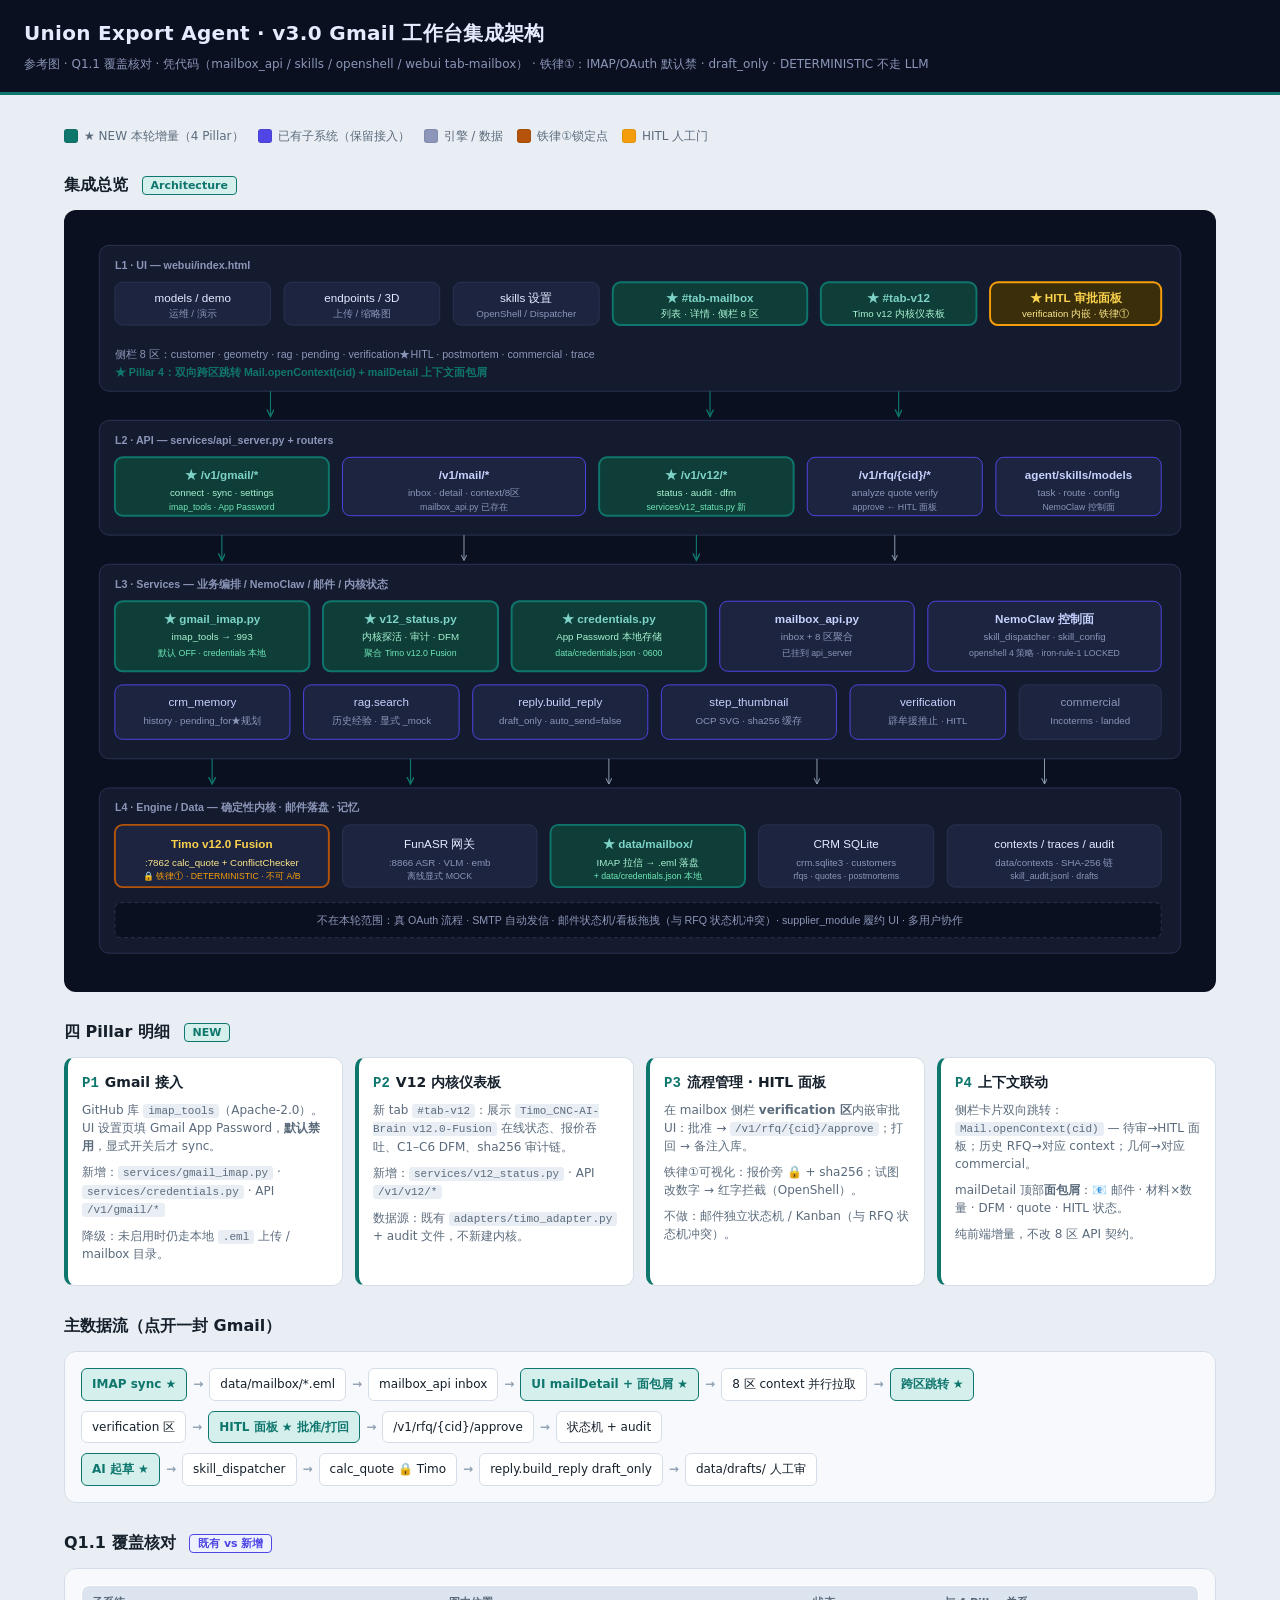
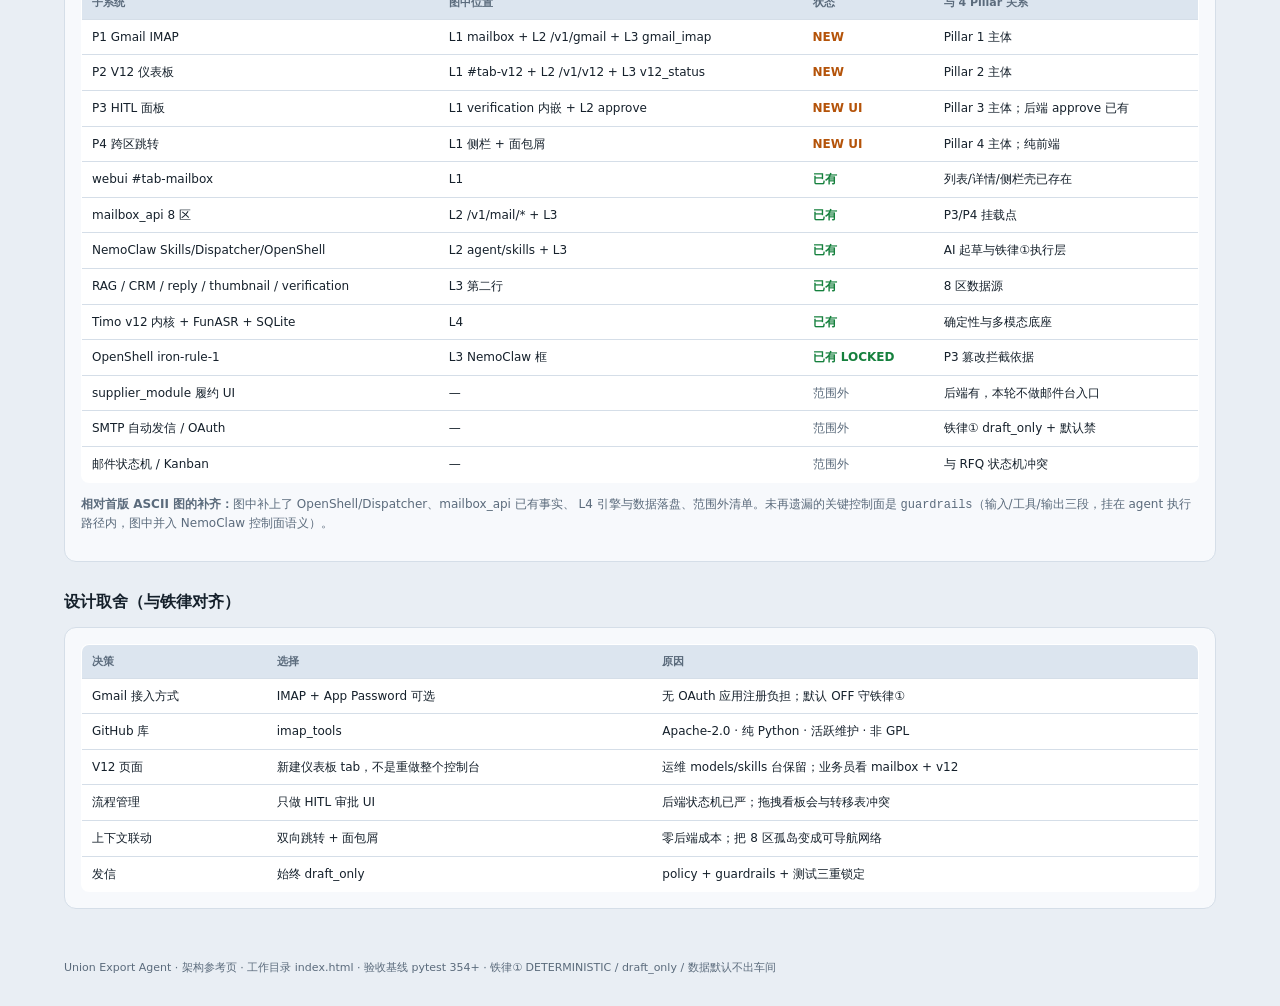
<file: docs/v3-gmail-architecture-backup.html>
<!DOCTYPE html>
<html lang="zh-CN">
<head>
<meta charset="UTF-8"/>
<meta name="viewport" content="width=device-width, initial-scale=1.0"/>
<title>Union Export Agent · v3.0 Gmail 工作台集成架构</title>
<style>
  :root{
    --ink:#0B1020; --ink2:#151B2E; --panel:#1C2440; --line:#2A3352;
    --tx:#E6EBFF; --mut:#8B96B8;
    --paper:#E9EEF4; --paper2:#F7F9FC; --steel:#D5DEE8; --rule:#8FA0B3;
    --acc:#0F766E; --acc-soft:#D5F0EC;          /* NEW */
    --admin:#4F46E5; --admin-soft:#EEF2FF;      /* existing console */
    --ok:#22C55E; --hitl:#F59E0B; --block:#EF4444;
    --lock:#B45309;
  }
  *{box-sizing:border-box}
  body{
    margin:0; background:var(--paper); color:#15202B;
    font:14px/1.55 "Segoe UI","PingFang SC","Microsoft YaHei",system-ui,sans-serif;
  }
  header{
    background:var(--ink); color:var(--tx); padding:18px 24px;
    border-bottom:3px solid var(--acc);
  }
  header h1{margin:0;font-size:20px;letter-spacing:.3px}
  header .sub{color:var(--mut);font-size:12px;margin-top:6px}
  main{max-width:1200px;margin:0 auto;padding:24px}
  h2{font-size:16px;margin:28px 0 12px;color:#15202B}
  h2 .tag{font-size:11px;font-weight:600;padding:2px 8px;border-radius:4px;margin-left:8px;vertical-align:middle}
  h2 .tag.new{background:var(--acc-soft);color:var(--acc);border:1px solid var(--acc)}
  h2 .tag.ex{background:var(--admin-soft);color:var(--admin);border:1px solid var(--admin)}
  .card{
    background:var(--paper2);border:1px solid var(--steel);border-radius:12px;
    padding:16px;margin-bottom:14px;
  }
  .grid4{display:grid;grid-template-columns:repeat(auto-fill,minmax(260px,1fr));gap:12px}
  .pillar{
    background:#fff;border:1px solid var(--steel);border-left:4px solid var(--acc);
    border-radius:10px;padding:14px;
  }
  .pillar h3{margin:0 0 6px;font-size:14px}
  .pillar h3 .pno{color:var(--acc);font-family:Consolas,monospace;margin-right:6px}
  .pillar p{margin:0 0 8px;font-size:12px;color:#5B6B7C;line-height:1.5}
  .pillar code{font-family:Consolas,ui-monospace,monospace;font-size:11px;background:#E9EEF4;padding:1px 5px;border-radius:3px}
  .legend{display:flex;flex-wrap:wrap;gap:14px;font-size:12px;color:#5B6B7C;margin:8px 0 16px}
  .legend span{display:inline-flex;align-items:center;gap:6px}
  .sw{width:14px;height:14px;border-radius:3px;display:inline-block;border:1px solid rgba(0,0,0,.08)}
  .diagram-wrap{
    background:var(--ink);border-radius:12px;padding:12px;overflow:auto;
  }
  .diagram-wrap svg{display:block;width:100%;height:auto;min-width:900px}
  table{width:100%;border-collapse:collapse;font-size:12px;background:#fff;border:1px solid var(--steel);border-radius:8px;overflow:hidden}
  th,td{padding:8px 10px;text-align:left;border-bottom:1px solid var(--steel)}
  th{background:#DCE5EF;color:#5B6B7C;font-weight:600;font-size:11px}
  tr:last-child td{border-bottom:0}
  .ok{color:#15803D;font-weight:600}
  .miss{color:#B45309;font-weight:600}
  .out{color:#5B6B7C}
  .flow{
    display:flex;flex-wrap:wrap;gap:6px;align-items:center;font-size:12px;
  }
  .flow .node{
    background:#fff;border:1px solid var(--steel);border-radius:6px;padding:6px 10px;
  }
  .flow .node.new{border-color:var(--acc);background:var(--acc-soft);color:var(--acc);font-weight:600}
  .flow .arr{color:var(--rule);font-weight:700}
  footer{
    max-width:1200px;margin:0 auto;padding:12px 24px 32px;
    font-size:11px;color:#5B6B7C;
  }
  @media (prefers-reduced-motion: reduce){*{transition:none!important}}
</style>
</head>
<body>
<header>
  <h1>Union Export Agent · v3.0 Gmail 工作台集成架构</h1>
  <div class="sub">
    参考图 · Q1.1 覆盖核对 · 凭代码（mailbox_api / skills / openshell / webui tab-mailbox）
    · 铁律①：IMAP/OAuth 默认禁 · draft_only · DETERMINISTIC 不走 LLM
  </div>
</header>
<main>

  <div class="legend">
    <span><i class="sw" style="background:#0F766E"></i> ★ NEW 本轮增量（4 Pillar）</span>
    <span><i class="sw" style="background:#4F46E5"></i> 已有子系统（保留接入）</span>
    <span><i class="sw" style="background:#8B96B8"></i> 引擎 / 数据</span>
    <span><i class="sw" style="background:#B45309"></i> 铁律①锁定点</span>
    <span><i class="sw" style="background:#F59E0B"></i> HITL 人工门</span>
  </div>

  <h2>集成总览 <span class="tag new">Architecture</span></h2>
  <div class="diagram-wrap" role="img" aria-label="v3.0 Gmail 工作台四层集成架构图">
    <svg viewBox="0 0 1160 780" xmlns="http://www.w3.org/2000/svg" font-family="-apple-system,'PingFang SC','Microsoft YaHei',sans-serif">
      <defs>
        <marker id="arr" markerWidth="8" markerHeight="8" refX="6" refY="3" orient="auto">
          <path d="M0,0 L6,3 L0,6" fill="none" stroke="#8FA0B3" stroke-width="1"/>
        </marker>
        <marker id="arrNew" markerWidth="8" markerHeight="8" refX="6" refY="3" orient="auto">
          <path d="M0,0 L6,3 L0,6" fill="none" stroke="#0F766E" stroke-width="1.2"/>
        </marker>
      </defs>

      <!-- background -->
      <rect width="1160" height="780" fill="#0B1020"/>

      <!-- LAYER 1 UI -->
      <rect x="24" y="24" width="1112" height="150" rx="10" fill="#151B2E" stroke="#2A3352"/>
      <text x="40" y="48" fill="#8B96B8" font-size="11" font-weight="600">L1 · UI — webui/index.html</text>

      <rect x="40" y="62" width="160" height="44" rx="8" fill="#1C2440" stroke="#2A3352"/>
      <text x="120" y="82" fill="#E6EBFF" font-size="12" text-anchor="middle">models / demo</text>
      <text x="120" y="98" fill="#8B96B8" font-size="10" text-anchor="middle">运维 / 演示</text>

      <rect x="214" y="62" width="160" height="44" rx="8" fill="#1C2440" stroke="#2A3352"/>
      <text x="294" y="82" fill="#E6EBFF" font-size="12" text-anchor="middle">endpoints / 3D</text>
      <text x="294" y="98" fill="#8B96B8" font-size="10" text-anchor="middle">上传 / 缩略图</text>

      <rect x="388" y="62" width="150" height="44" rx="8" fill="#1C2440" stroke="#2A3352"/>
      <text x="463" y="82" fill="#E6EBFF" font-size="12" text-anchor="middle">skills 设置</text>
      <text x="463" y="98" fill="#8B96B8" font-size="10" text-anchor="middle">OpenShell / Dispatcher</text>

      <rect x="552" y="62" width="200" height="44" rx="8" fill="#0F3D38" stroke="#0F766E" stroke-width="2"/>
      <text x="652" y="82" fill="#7DD3C7" font-size="12" text-anchor="middle" font-weight="700">★ #tab-mailbox</text>
      <text x="652" y="98" fill="#A7F3D0" font-size="10" text-anchor="middle">列表 · 详情 · 侧栏 8 区</text>

      <rect x="766" y="62" width="160" height="44" rx="8" fill="#0F3D38" stroke="#0F766E" stroke-width="2"/>
      <text x="846" y="82" fill="#7DD3C7" font-size="12" text-anchor="middle" font-weight="700">★ #tab-v12</text>
      <text x="846" y="98" fill="#A7F3D0" font-size="10" text-anchor="middle">Timo v12 内核仪表板</text>

      <rect x="940" y="62" width="176" height="44" rx="8" fill="#3B2F0B" stroke="#F59E0B" stroke-width="2"/>
      <text x="1028" y="82" fill="#FCD34D" font-size="12" text-anchor="middle" font-weight="700">★ HITL 审批面板</text>
      <text x="1028" y="98" fill="#FDE68A" font-size="10" text-anchor="middle">verification 内嵌 · 铁律①</text>

      <text x="40" y="140" fill="#8B96B8" font-size="11">侧栏 8 区：customer · geometry · rag · pending · verification★HITL · postmortem · commercial · trace</text>
      <text x="40" y="158" fill="#0F766E" font-size="11" font-weight="600">★ Pillar 4：双向跨区跳转 Mail.openContext(cid) + mailDetail 上下文面包屑</text>

      <!-- arrows UI -> API -->
      <line x1="200" y1="174" x2="200" y2="200" stroke="#0F766E" stroke-width="1.2" marker-end="url(#arrNew)"/>
      <line x1="652" y1="174" x2="652" y2="200" stroke="#0F766E" stroke-width="1.2" marker-end="url(#arrNew)"/>
      <line x1="846" y1="174" x2="846" y2="200" stroke="#0F766E" stroke-width="1.2" marker-end="url(#arrNew)"/>

      <!-- LAYER 2 API -->
      <rect x="24" y="204" width="1112" height="118" rx="10" fill="#151B2E" stroke="#2A3352"/>
      <text x="40" y="228" fill="#8B96B8" font-size="11" font-weight="600">L2 · API — services/api_server.py + routers</text>

      <rect x="40" y="242" width="220" height="60" rx="8" fill="#0F3D38" stroke="#0F766E" stroke-width="2"/>
      <text x="150" y="264" fill="#7DD3C7" font-size="12" text-anchor="middle" font-weight="700">★ /v1/gmail/*</text>
      <text x="150" y="282" fill="#A7F3D0" font-size="10" text-anchor="middle">connect · sync · settings</text>
      <text x="150" y="296" fill="#6EE7B7" font-size="9" text-anchor="middle">imap_tools · App Password</text>

      <rect x="274" y="242" width="250" height="60" rx="8" fill="#1C2440" stroke="#4F46E5"/>
      <text x="399" y="264" fill="#C7D2FE" font-size="12" text-anchor="middle" font-weight="600">/v1/mail/*</text>
      <text x="399" y="282" fill="#8B96B8" font-size="10" text-anchor="middle">inbox · detail · context/8区</text>
      <text x="399" y="296" fill="#8B96B8" font-size="9" text-anchor="middle">mailbox_api.py 已存在</text>

      <rect x="538" y="242" width="200" height="60" rx="8" fill="#0F3D38" stroke="#0F766E" stroke-width="2"/>
      <text x="638" y="264" fill="#7DD3C7" font-size="12" text-anchor="middle" font-weight="700">★ /v1/v12/*</text>
      <text x="638" y="282" fill="#A7F3D0" font-size="10" text-anchor="middle">status · audit · dfm</text>
      <text x="638" y="296" fill="#6EE7B7" font-size="9" text-anchor="middle">services/v12_status.py 新</text>

      <rect x="752" y="242" width="180" height="60" rx="8" fill="#1C2440" stroke="#4F46E5"/>
      <text x="842" y="264" fill="#C7D2FE" font-size="12" text-anchor="middle" font-weight="600">/v1/rfq/{cid}/*</text>
      <text x="842" y="282" fill="#8B96B8" font-size="10" text-anchor="middle">analyze quote verify</text>
      <text x="842" y="296" fill="#8B96B8" font-size="9" text-anchor="middle">approve ← HITL 面板</text>

      <rect x="946" y="242" width="170" height="60" rx="8" fill="#1C2440" stroke="#4F46E5"/>
      <text x="1031" y="264" fill="#C7D2FE" font-size="12" text-anchor="middle" font-weight="600">agent/skills/models</text>
      <text x="1031" y="282" fill="#8B96B8" font-size="10" text-anchor="middle">task · route · config</text>
      <text x="1031" y="296" fill="#8B96B8" font-size="9" text-anchor="middle">NemoClaw 控制面</text>

      <line x1="150" y1="322" x2="150" y2="348" stroke="#0F766E" stroke-width="1.2" marker-end="url(#arrNew)"/>
      <line x1="399" y1="322" x2="399" y2="348" stroke="#8FA0B3" stroke-width="1" marker-end="url(#arr)"/>
      <line x1="638" y1="322" x2="638" y2="348" stroke="#0F766E" stroke-width="1.2" marker-end="url(#arrNew)"/>
      <line x1="842" y1="322" x2="842" y2="348" stroke="#8FA0B3" stroke-width="1" marker-end="url(#arr)"/>

      <!-- LAYER 3 Services -->
      <rect x="24" y="352" width="1112" height="200" rx="10" fill="#151B2E" stroke="#2A3352"/>
      <text x="40" y="376" fill="#8B96B8" font-size="11" font-weight="600">L3 · Services — 业务编排 / NemoClaw / 邮件 / 内核状态</text>

      <!-- NEW services -->
      <rect x="40" y="390" width="200" height="72" rx="8" fill="#0F3D38" stroke="#0F766E" stroke-width="2"/>
      <text x="140" y="412" fill="#7DD3C7" font-size="12" text-anchor="middle" font-weight="700">★ gmail_imap.py</text>
      <text x="140" y="430" fill="#A7F3D0" font-size="10" text-anchor="middle">imap_tools → :993</text>
      <text x="140" y="446" fill="#6EE7B7" font-size="9" text-anchor="middle">默认 OFF · credentials 本地</text>

      <rect x="254" y="390" width="180" height="72" rx="8" fill="#0F3D38" stroke="#0F766E" stroke-width="2"/>
      <text x="344" y="412" fill="#7DD3C7" font-size="12" text-anchor="middle" font-weight="700">★ v12_status.py</text>
      <text x="344" y="430" fill="#A7F3D0" font-size="10" text-anchor="middle">内核探活 · 审计 · DFM</text>
      <text x="344" y="446" fill="#6EE7B7" font-size="9" text-anchor="middle">聚合 Timo v12.0 Fusion</text>

      <rect x="448" y="390" width="200" height="72" rx="8" fill="#0F3D38" stroke="#0F766E" stroke-width="2"/>
      <text x="548" y="412" fill="#7DD3C7" font-size="12" text-anchor="middle" font-weight="700">★ credentials.py</text>
      <text x="548" y="430" fill="#A7F3D0" font-size="10" text-anchor="middle">App Password 本地存储</text>
      <text x="548" y="446" fill="#6EE7B7" font-size="9" text-anchor="middle">data/credentials.json · 0600</text>

      <!-- existing services -->
      <rect x="662" y="390" width="200" height="72" rx="8" fill="#1C2440" stroke="#4F46E5"/>
      <text x="762" y="412" fill="#C7D2FE" font-size="12" text-anchor="middle" font-weight="600">mailbox_api.py</text>
      <text x="762" y="430" fill="#8B96B8" font-size="10" text-anchor="middle">inbox + 8 区聚合</text>
      <text x="762" y="446" fill="#8B96B8" font-size="9" text-anchor="middle">已挂到 api_server</text>

      <rect x="876" y="390" width="240" height="72" rx="8" fill="#1C2440" stroke="#4F46E5"/>
      <text x="996" y="412" fill="#C7D2FE" font-size="12" text-anchor="middle" font-weight="600">NemoClaw 控制面</text>
      <text x="996" y="430" fill="#8B96B8" font-size="10" text-anchor="middle">skill_dispatcher · skill_config</text>
      <text x="996" y="446" fill="#8B96B8" font-size="9" text-anchor="middle">openshell 4 策略 · iron-rule-1 LOCKED</text>

      <!-- second row services -->
      <rect x="40" y="476" width="180" height="56" rx="8" fill="#1C2440" stroke="#4F46E5"/>
      <text x="130" y="498" fill="#C7D2FE" font-size="12" text-anchor="middle">crm_memory</text>
      <text x="130" y="516" fill="#8B96B8" font-size="10" text-anchor="middle">history · pending_for★规划</text>

      <rect x="234" y="476" width="160" height="56" rx="8" fill="#1C2440" stroke="#4F46E5"/>
      <text x="314" y="498" fill="#C7D2FE" font-size="12" text-anchor="middle">rag.search</text>
      <text x="314" y="516" fill="#8B96B8" font-size="10" text-anchor="middle">历史经验 · 显式 _mock</text>

      <rect x="408" y="476" width="180" height="56" rx="8" fill="#1C2440" stroke="#4F46E5"/>
      <text x="498" y="498" fill="#C7D2FE" font-size="12" text-anchor="middle">reply.build_reply</text>
      <text x="498" y="516" fill="#8B96B8" font-size="10" text-anchor="middle">draft_only · auto_send=false</text>

      <rect x="602" y="476" width="180" height="56" rx="8" fill="#1C2440" stroke="#4F46E5"/>
      <text x="692" y="498" fill="#C7D2FE" font-size="12" text-anchor="middle">step_thumbnail</text>
      <text x="692" y="516" fill="#8B96B8" font-size="10" text-anchor="middle">OCP SVG · sha256 缓存</text>

      <rect x="796" y="476" width="160" height="56" rx="8" fill="#1C2440" stroke="#4F46E5"/>
      <text x="876" y="498" fill="#C7D2FE" font-size="12" text-anchor="middle">verification</text>
      <text x="876" y="516" fill="#8B96B8" font-size="10" text-anchor="middle">辟牟援推止 · HITL</text>

      <rect x="970" y="476" width="146" height="56" rx="8" fill="#1C2440" stroke="#2A3352"/>
      <text x="1043" y="498" fill="#8B96B8" font-size="12" text-anchor="middle">commercial</text>
      <text x="1043" y="516" fill="#8B96B8" font-size="10" text-anchor="middle">Incoterms · landed</text>

      <line x1="140" y1="552" x2="140" y2="578" stroke="#0F766E" stroke-width="1.2" marker-end="url(#arrNew)"/>
      <line x1="344" y1="552" x2="344" y2="578" stroke="#0F766E" stroke-width="1.2" marker-end="url(#arrNew)"/>
      <line x1="548" y1="552" x2="548" y2="578" stroke="#8FA0B3" stroke-width="1" marker-end="url(#arr)"/>
      <line x1="762" y1="552" x2="762" y2="578" stroke="#8FA0B3" stroke-width="1" marker-end="url(#arr)"/>
      <line x1="996" y1="552" x2="996" y2="578" stroke="#8FA0B3" stroke-width="1" marker-end="url(#arr)"/>

      <!-- LAYER 4 Engine / Data -->
      <rect x="24" y="582" width="1112" height="170" rx="10" fill="#151B2E" stroke="#2A3352"/>
      <text x="40" y="606" fill="#8B96B8" font-size="11" font-weight="600">L4 · Engine / Data — 确定性内核 · 邮件落盘 · 记忆</text>

      <rect x="40" y="620" width="220" height="64" rx="8" fill="#1C2440" stroke="#B45309" stroke-width="2"/>
      <text x="150" y="644" fill="#FCD34D" font-size="12" text-anchor="middle" font-weight="700">Timo v12.0 Fusion</text>
      <text x="150" y="662" fill="#FDE68A" font-size="10" text-anchor="middle">:7862 calc_quote + ConflictChecker</text>
      <text x="150" y="676" fill="#F59E0B" font-size="9" text-anchor="middle">🔒 铁律① · DETERMINISTIC · 不可 A/B</text>

      <rect x="274" y="620" width="200" height="64" rx="8" fill="#1C2440" stroke="#2A3352"/>
      <text x="374" y="644" fill="#E6EBFF" font-size="12" text-anchor="middle">FunASR 网关</text>
      <text x="374" y="662" fill="#8B96B8" font-size="10" text-anchor="middle">:8866 ASR · VLM · emb</text>
      <text x="374" y="676" fill="#8B96B8" font-size="9" text-anchor="middle">离线显式 MOCK</text>

      <rect x="488" y="620" width="200" height="64" rx="8" fill="#0F3D38" stroke="#0F766E" stroke-width="2"/>
      <text x="588" y="644" fill="#7DD3C7" font-size="12" text-anchor="middle" font-weight="700">★ data/mailbox/</text>
      <text x="588" y="662" fill="#A7F3D0" font-size="10" text-anchor="middle">IMAP 拉信 → .eml 落盘</text>
      <text x="588" y="676" fill="#6EE7B7" font-size="9" text-anchor="middle">+ data/credentials.json 本地</text>

      <rect x="702" y="620" width="180" height="64" rx="8" fill="#1C2440" stroke="#2A3352"/>
      <text x="792" y="644" fill="#E6EBFF" font-size="12" text-anchor="middle">CRM SQLite</text>
      <text x="792" y="662" fill="#8B96B8" font-size="10" text-anchor="middle">crm.sqlite3 · customers</text>
      <text x="792" y="676" fill="#8B96B8" font-size="9" text-anchor="middle">rfqs · quotes · postmortems</text>

      <rect x="896" y="620" width="220" height="64" rx="8" fill="#1C2440" stroke="#2A3352"/>
      <text x="1006" y="644" fill="#E6EBFF" font-size="12" text-anchor="middle">contexts / traces / audit</text>
      <text x="1006" y="662" fill="#8B96B8" font-size="10" text-anchor="middle">data/contexts · SHA-256 链</text>
      <text x="1006" y="676" fill="#8B96B8" font-size="9" text-anchor="middle">skill_audit.jsonl · drafts</text>

      <!-- out of scope note -->
      <rect x="40" y="700" width="1076" height="36" rx="6" fill="#0B1020" stroke="#2A3352" stroke-dasharray="4 3"/>
      <text x="580" y="722" fill="#8B96B8" font-size="11" text-anchor="middle">不在本轮范围：真 OAuth 流程 · SMTP 自动发信 · 邮件状态机/看板拖拽（与 RFQ 状态机冲突）· supplier_module 履约 UI · 多用户协作</text>
    </svg>
  </div>

  <h2>四 Pillar 明细 <span class="tag new">NEW</span></h2>
  <div class="grid4">
    <div class="pillar">
      <h3><span class="pno">P1</span>Gmail 接入</h3>
      <p>GitHub 库 <code>imap_tools</code>（Apache-2.0）。UI 设置页填 Gmail App Password，<strong>默认禁用</strong>，显式开关后才 sync。</p>
      <p>新增：<code>services/gmail_imap.py</code> · <code>services/credentials.py</code> · API <code>/v1/gmail/*</code></p>
      <p>降级：未启用时仍走本地 <code>.eml</code> 上传 / mailbox 目录。</p>
    </div>
    <div class="pillar">
      <h3><span class="pno">P2</span>V12 内核仪表板</h3>
      <p>新 tab <code>#tab-v12</code>：展示 <code>Timo_CNC-AI-Brain v12.0-Fusion</code> 在线状态、报价吞吐、C1–C6 DFM、sha256 审计链。</p>
      <p>新增：<code>services/v12_status.py</code> · API <code>/v1/v12/*</code></p>
      <p>数据源：既有 <code>adapters/timo_adapter.py</code> + audit 文件，不新建内核。</p>
    </div>
    <div class="pillar">
      <h3><span class="pno">P3</span>流程管理 · HITL 面板</h3>
      <p>在 mailbox 侧栏 <strong>verification 区</strong>内嵌审批 UI：批准 → <code>/v1/rfq/{cid}/approve</code>；打回 → 备注入库。</p>
      <p>铁律①可视化：报价旁 🔒 + sha256；试图改数字 → 红字拦截（OpenShell）。</p>
      <p>不做：邮件独立状态机 / Kanban（与 RFQ 状态机冲突）。</p>
    </div>
    <div class="pillar">
      <h3><span class="pno">P4</span>上下文联动</h3>
      <p>侧栏卡片双向跳转：<code>Mail.openContext(cid)</code> — 待审→HITL 面板；历史 RFQ→对应 context；几何→对应 commercial。</p>
      <p>mailDetail 顶部<strong>面包屑</strong>：📧 邮件 · 材料×数量 · DFM · quote · HITL 状态。</p>
      <p>纯前端增量，不改 8 区 API 契约。</p>
    </div>
  </div>

  <h2>主数据流（点开一封 Gmail）</h2>
  <div class="card">
    <div class="flow">
      <span class="node new">IMAP sync ★</span><span class="arr">→</span>
      <span class="node">data/mailbox/*.eml</span><span class="arr">→</span>
      <span class="node">mailbox_api inbox</span><span class="arr">→</span>
      <span class="node new">UI mailDetail + 面包屑 ★</span><span class="arr">→</span>
      <span class="node">8 区 context 并行拉取</span><span class="arr">→</span>
      <span class="node new">跨区跳转 ★</span>
    </div>
    <div class="flow" style="margin-top:10px">
      <span class="node">verification 区</span><span class="arr">→</span>
      <span class="node new">HITL 面板 ★ 批准/打回</span><span class="arr">→</span>
      <span class="node">/v1/rfq/{cid}/approve</span><span class="arr">→</span>
      <span class="node">状态机 + audit</span>
    </div>
    <div class="flow" style="margin-top:10px">
      <span class="node new">AI 起草 ★</span><span class="arr">→</span>
      <span class="node">skill_dispatcher</span><span class="arr">→</span>
      <span class="node">calc_quote 🔒 Timo</span><span class="arr">→</span>
      <span class="node">reply.build_reply draft_only</span><span class="arr">→</span>
      <span class="node">data/drafts/ 人工审</span>
    </div>
  </div>

  <h2>Q1.1 覆盖核对 <span class="tag ex">既有 vs 新增</span></h2>
  <div class="card">
    <table>
      <thead>
        <tr><th>子系统</th><th>图中位置</th><th>状态</th><th>与 4 Pillar 关系</th></tr>
      </thead>
      <tbody>
        <tr><td>P1 Gmail IMAP</td><td>L1 mailbox + L2 /v1/gmail + L3 gmail_imap</td><td class="miss">NEW</td><td>Pillar 1 主体</td></tr>
        <tr><td>P2 V12 仪表板</td><td>L1 #tab-v12 + L2 /v1/v12 + L3 v12_status</td><td class="miss">NEW</td><td>Pillar 2 主体</td></tr>
        <tr><td>P3 HITL 面板</td><td>L1 verification 内嵌 + L2 approve</td><td class="miss">NEW UI</td><td>Pillar 3 主体；后端 approve 已有</td></tr>
        <tr><td>P4 跨区跳转</td><td>L1 侧栏 + 面包屑</td><td class="miss">NEW UI</td><td>Pillar 4 主体；纯前端</td></tr>
        <tr><td>webui #tab-mailbox</td><td>L1</td><td class="ok">已有</td><td>列表/详情/侧栏壳已存在</td></tr>
        <tr><td>mailbox_api 8 区</td><td>L2 /v1/mail/* + L3</td><td class="ok">已有</td><td>P3/P4 挂载点</td></tr>
        <tr><td>NemoClaw Skills/Dispatcher/OpenShell</td><td>L2 agent/skills + L3</td><td class="ok">已有</td><td>AI 起草与铁律①执行层</td></tr>
        <tr><td>RAG / CRM / reply / thumbnail / verification</td><td>L3 第二行</td><td class="ok">已有</td><td>8 区数据源</td></tr>
        <tr><td>Timo v12 内核 + FunASR + SQLite</td><td>L4</td><td class="ok">已有</td><td>确定性与多模态底座</td></tr>
        <tr><td>OpenShell iron-rule-1</td><td>L3 NemoClaw 框</td><td class="ok">已有 LOCKED</td><td>P3 篡改拦截依据</td></tr>
        <tr><td>supplier_module 履约 UI</td><td>—</td><td class="out">范围外</td><td>后端有，本轮不做邮件台入口</td></tr>
        <tr><td>SMTP 自动发信 / OAuth</td><td>—</td><td class="out">范围外</td><td>铁律① draft_only + 默认禁</td></tr>
        <tr><td>邮件状态机 / Kanban</td><td>—</td><td class="out">范围外</td><td>与 RFQ 状态机冲突</td></tr>
      </tbody>
    </table>
    <p style="font-size:12px;color:#5B6B7C;margin-top:12px">
      <strong>相对首版 ASCII 图的补齐：</strong>图中补上了 OpenShell/Dispatcher、mailbox_api 已有事实、
      L4 引擎与数据落盘、范围外清单。未再遗漏的关键控制面是 <code>guardrails</code>（输入/工具/输出三段，挂在 agent 执行路径内，图中并入 NemoClaw 控制面语义）。
    </p>
  </div>

  <h2>设计取舍（与铁律对齐）</h2>
  <div class="card">
    <table>
      <thead><tr><th>决策</th><th>选择</th><th>原因</th></tr></thead>
      <tbody>
        <tr><td>Gmail 接入方式</td><td>IMAP + App Password 可选</td><td>无 OAuth 应用注册负担；默认 OFF 守铁律①</td></tr>
        <tr><td>GitHub 库</td><td>imap_tools</td><td>Apache-2.0 · 纯 Python · 活跃维护 · 非 GPL</td></tr>
        <tr><td>V12 页面</td><td>新建仪表板 tab，不是重做整个控制台</td><td>运维 models/skills 台保留；业务员看 mailbox + v12</td></tr>
        <tr><td>流程管理</td><td>只做 HITL 审批 UI</td><td>后端状态机已严；拖拽看板会与转移表冲突</td></tr>
        <tr><td>上下文联动</td><td>双向跳转 + 面包屑</td><td>零后端成本；把 8 区孤岛变成可导航网络</td></tr>
        <tr><td>发信</td><td>始终 draft_only</td><td>policy + guardrails + 测试三重锁定</td></tr>
      </tbody>
    </table>
  </div>

</main>
<footer>
  Union Export Agent · 架构参考页 · 工作目录 index.html ·
  验收基线 pytest 354+ · 铁律① DETERMINISTIC / draft_only / 数据默认不出车间
</footer>
</body>
</html>
</file>
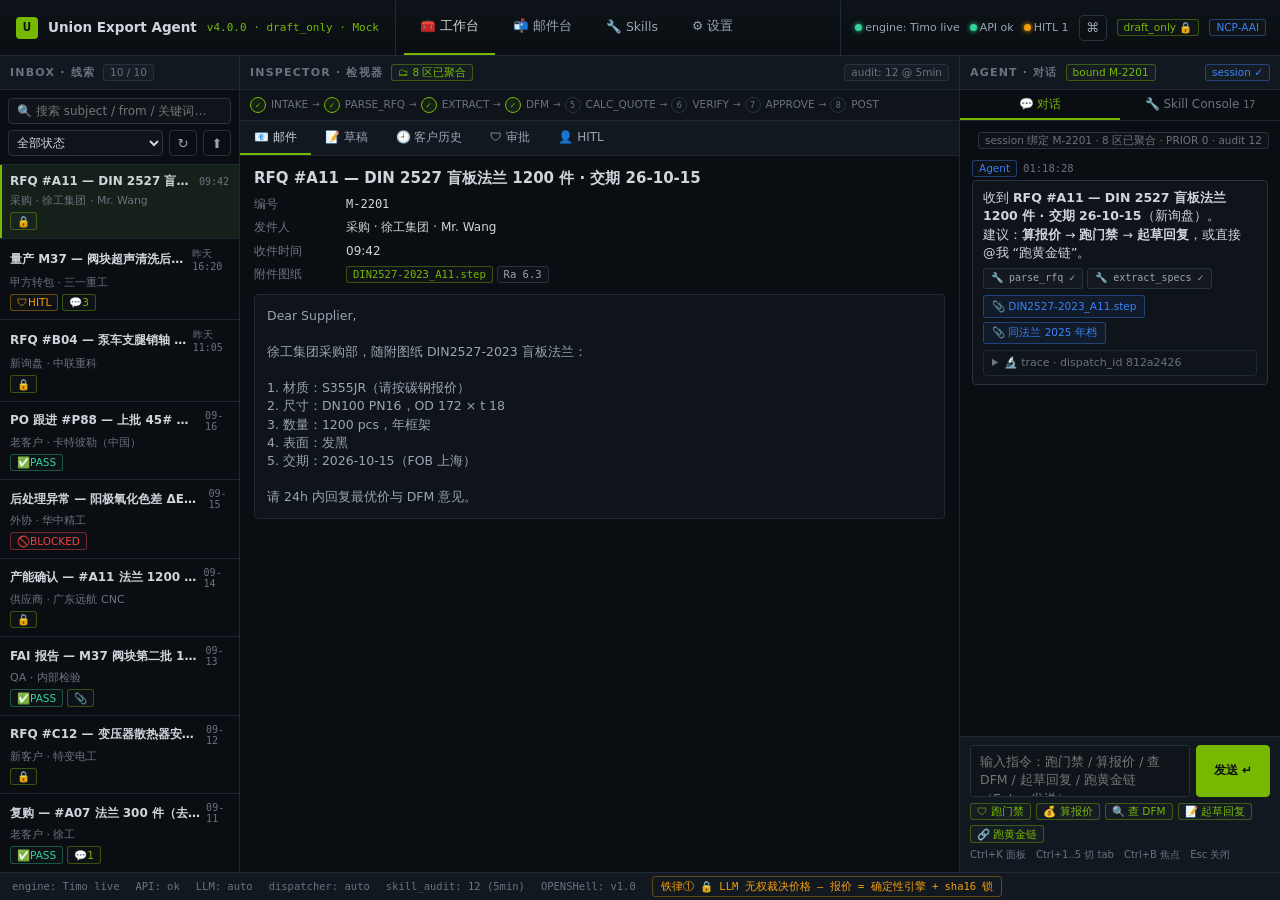
<file: docs/workbench-v4-web.html>
<!DOCTYPE html>
<html lang="zh-CN">
<head>
<meta charset="UTF-8">
<meta name="viewport" content="width=device-width, initial-scale=1.0">
<title>UEA-NCPAAI v4.0.0 · Workbench</title>
<style>
/* ============ DESIGN-suite-v4 tokens ============ */
:root{
  --bg:#0A0E12; --panel:#121820; --panel2:#0E1419;
  --ink:#D1D5DB; --ink2:#9AA4B2; --ink3:#6B7280;
  --acc:#76B900; --accdim:#4E7A0B;
  --chat:#3B82F6; --warn:#F59E0B; --err:#EF4444; --ok:#34D399;
  --line:#1E2933; --line2:#26323E;
  --mono:"JetBrains Mono","Cascadia Code","Fira Code",Consolas,ui-monospace,monospace;
  --sans:"Inter","PingFang SC","Microsoft YaHei",system-ui,-apple-system,sans-serif;
}
*{box-sizing:border-box;margin:0;padding:0}
html,body{height:100%}
body{background:var(--bg);color:var(--ink);font-family:var(--sans);font-size:13px;line-height:1.45;overflow:hidden}
::-webkit-scrollbar{width:8px;height:8px}
::-webkit-scrollbar-thumb{background:#26323E;border-radius:4px}
button{font-family:var(--sans);cursor:pointer;border:none;background:none;color:var(--ink)}
input,select,textarea{font-family:var(--sans);background:var(--panel2);border:1px solid var(--line2);color:var(--ink);border-radius:4px;font-size:12px}
.mono{font-family:var(--mono)}
.tag{display:inline-flex;align-items:center;gap:3px;font-size:10.5px;line-height:1;padding:2.5px 6px;border-radius:3px;border:1px solid var(--line2);color:var(--ink2);background:rgba(255,255,255,.02);white-space:nowrap}
.tag.ok{color:var(--ok);border-color:rgba(52,211,153,.35)}
.tag.warn{color:var(--warn);border-color:rgba(245,158,11,.4)}
.tag.err{color:var(--err);border-color:rgba(239,68,68,.45)}
.tag.acc{color:var(--acc);border-color:rgba(118,185,0,.4)}
.tag.blue{color:var(--chat);border-color:rgba(59,130,246,.4)}
.tag.mut{color:var(--ink3)}
.hidden{display:none!important}

/* ============ Topbar ============ */
#topbar{height:56px;display:flex;align-items:stretch;border-bottom:1px solid var(--line);background:linear-gradient(180deg,#0D1318,#0A0E12)}
.brand{display:flex;align-items:center;gap:10px;padding:0 16px;border-right:1px solid var(--line)}
.logo{width:22px;height:22px;border-radius:4px;background:var(--acc);display:grid;place-items:center;color:#0A0E12;font-weight:800;font-size:13px;font-family:var(--mono)}
.brand b{font-size:13.5px}
.brand .ver{color:var(--acc);font-family:var(--mono);font-size:11px}
.nav{display:flex;align-items:center;gap:2px;padding:0 8px;flex:1;overflow-x:auto}
.nav .tabnav{height:100%;padding:0 16px;font-size:12.5px;color:var(--ink2);border-bottom:2px solid transparent;display:flex;align-items:center;gap:6px;white-space:nowrap}
.nav .tabnav.active{color:var(--ink);border-bottom-color:var(--acc)}
.nav .tabnav:hover{color:var(--ink)}
.top-right{display:flex;align-items:center;gap:10px;padding:0 14px;border-left:1px solid var(--line)}
.health{display:flex;gap:10px;align-items:center;font-size:11px;color:var(--ink2)}
.health i{width:7px;height:7px;border-radius:50%;display:inline-block;margin-right:3px}
.dg{background:var(--ok);box-shadow:0 0 5px var(--ok)}
.dw{background:var(--warn);box-shadow:0 0 5px var(--warn)}
.iconbtn{width:28px;height:26px;border:1px solid var(--line2);border-radius:4px;font-size:13px;display:grid;place-items:center;color:var(--ink2);background:none}
.iconbtn:hover{color:var(--acc);border-color:var(--accdim)}

/* ============ Shell 三栏 ============ */
#shell{display:grid;grid-template-columns:minmax(280px,26%) minmax(520px,42%) minmax(380px,32%);height:calc(100vh - 56px - 28px)}
.col{min-height:0;display:flex;flex-direction:column;border-right:1px solid var(--line)}
.col:last-child{border-right:none}
.col-head{height:34px;display:flex;align-items:center;gap:8px;padding:0 10px;border-bottom:1px solid var(--line);background:var(--panel);flex-shrink:0}
.col-title{font-size:11px;color:var(--ink3);letter-spacing:1.2px;font-weight:600;text-transform:uppercase}

/* ============ 左 Inbox ============ */
#inboxTools{display:flex;gap:6px;padding:8px;border-bottom:1px solid var(--line);flex-wrap:wrap}
#inboxTools .srch{flex:1 1 100%;padding:5px 8px}
#inboxTools .frow{display:flex;gap:6px;width:100%}
#inboxTools select{flex:1;padding:4px}
#mailList{flex:1;overflow-y:auto}
.mail{display:block;width:100%;text-align:left;padding:8px 10px;border-bottom:1px solid var(--line);cursor:pointer;background:transparent;transition:background .15s}
.mail:hover{background:#131B22}
.mail.active{background:#16201A;box-shadow:inset 2px 0 0 var(--acc)}
.mail .mrow{display:flex;justify-content:space-between;align-items:center;gap:6px;margin-bottom:3px}
.mail .msub{font-size:12px;font-weight:600;color:var(--ink);white-space:nowrap;overflow:hidden;text-overflow:ellipsis}
.mail .mfrom{font-size:11px;color:var(--ink3);white-space:nowrap;overflow:hidden;text-overflow:ellipsis}
.mail .mbadges{display:flex;gap:4px;margin-top:4px;flex-wrap:wrap}

/* ============ 中 Inspector ============ */
#inspectTabs{display:flex;align-items:center;border-bottom:1px solid var(--line);background:var(--panel);flex-shrink:0;overflow-x:auto}
.insp-tab{height:34px;padding:0 14px;font-size:12px;color:var(--ink2);border-bottom:2px solid transparent;display:flex;align-items:center;gap:5px;white-space:nowrap}
.insp-tab:hover{color:var(--ink)}
.insp-tab.active{color:var(--ink);border-bottom-color:var(--acc)}
#inspectBody{flex:1;overflow-y:auto;position:relative}
.pane{padding:12px 14px;display:none}
.pane.active{display:block}

#goldenChain{display:flex;align-items:center;gap:4px;padding:7px 10px;border-bottom:1px solid var(--line);background:var(--panel2);overflow-x:auto;flex-shrink:0}
.gc-step{display:flex;align-items:center;gap:5px;font-size:10.5px;color:var(--ink3);white-space:nowrap}
.gc-step .dot{width:16px;height:16px;border-radius:50%;border:1px solid var(--line2);display:grid;place-items:center;font-size:8.5px;font-family:var(--mono);background:#0E1419}
.gc-step.done .dot{border-color:var(--acc);color:var(--acc);background:rgba(118,185,0,.08)}
.gc-step.active .dot{border-color:var(--warn);color:var(--warn);background:rgba(245,158,11,.08)}
.gc-step.flag .dot{border-color:var(--err);color:var(--err)}
.gc-arrow{color:var(--ink3);font-size:9px}
.gc-sha{font-family:var(--mono);font-size:9px;color:var(--acc)}

.kvrow{display:grid;grid-template-columns:84px 1fr;gap:4px 8px;font-size:12px;margin:6px 0}
.kvrow .k{color:var(--ink3)}
.mail-body{margin-top:10px;border:1px solid var(--line);border-radius:4px;background:var(--panel2);padding:12px;white-space:pre-wrap;font-size:12.5px;color:var(--ink2)}
.mail-doc-head h3{font-size:15px;margin-bottom:4px}

.quote-sum{display:grid;grid-template-columns:repeat(3,1fr);gap:8px;margin:10px 0 12px}
.qcard{border:1px solid var(--line2);border-radius:4px;padding:8px 10px;background:var(--panel2)}
.qcard .v{font-size:17px;font-weight:700;font-family:var(--mono)}
.qcard .v.acc{color:var(--acc)}
.qcard .v.warn{color:var(--warn)}
.qcard .l{font-size:10.5px;color:var(--ink3);margin-top:2px}
.lock-line{display:flex;align-items:center;gap:6px;font-family:var(--mono);font-size:11px;color:var(--acc);background:rgba(118,185,0,.06);border:1px solid rgba(118,185,0,.25);border-radius:4px;padding:5px 8px;margin:4px 0 10px}
table.tbl{width:100%;border-collapse:collapse;font-size:11.5px}
table.tbl th{text-align:left;color:var(--ink3);font-weight:500;padding:5px 6px;border-bottom:1px solid var(--line2)}
table.tbl td{padding:5px 6px;border-bottom:1px solid var(--line)}
table.tbl tr:hover td{background:rgba(255,255,255,.015)}
.right{text-align:right}

.tl{position:relative;padding-left:18px;margin-left:4px}
.tl::before{content:"";position:absolute;left:4px;top:4px;bottom:4px;width:1px;background:var(--line2)}
.tl-item{position:relative;margin-bottom:14px}
.tl-item::before{content:"";position:absolute;left:-18px;top:4px;width:9px;height:9px;border-radius:50%;background:var(--bg);border:2px solid var(--ink3)}
.tl-item.ok::before{border-color:var(--acc)}
.tl-item.warn::before{border-color:var(--warn)}
.tl-item .t1{display:flex;gap:8px;align-items:center;font-size:12px}
.tl-item .t2{color:var(--ink3);font-size:11px;margin-top:2px}

.hitl-banner{display:flex;gap:10px;align-items:flex-start;border:1px solid rgba(245,158,11,.4);background:rgba(245,158,11,.06);border-radius:4px;padding:10px 12px;margin-bottom:12px}
.hitl-ico{font-size:18px}
.hitl-title{font-weight:700;color:var(--warn);font-size:13px}
.evchain{border:1px solid var(--line2);border-radius:4px;overflow:hidden;margin:10px 0}
.evrow{display:flex;gap:10px;padding:8px 12px;border-bottom:1px solid var(--line);font-size:12px;align-items:center}
.evrow:last-child{border-bottom:none}
.evrow .evk{width:84px;color:var(--ink3);flex-shrink:0}
.evrow .evv{flex:1;color:var(--ink2);min-width:0}
.evrow .evs{flex-shrink:0}
.actionbar{display:flex;gap:8px;margin-top:12px;flex-wrap:wrap}
.btn{padding:6px 16px;border-radius:4px;font-size:12px;border:1px solid var(--line2);color:var(--ink2)}
.btn:hover{border-color:var(--accdim);color:var(--ink)}
.btn.primary{background:var(--acc);border-color:var(--acc);color:#0A0E12;font-weight:600}
.btn.primary:hover{background:#8FDC1A;color:#0A0E12}
.btn.danger{border-color:rgba(239,68,68,.5);color:var(--err)}
.btn.danger:hover{background:rgba(239,68,68,.1);color:var(--err)}
.btn:disabled{opacity:.4;cursor:not-allowed;border-color:var(--line2);color:var(--ink3)}

#geo3d{border:1px solid var(--line2);border-radius:4px;background:radial-gradient(circle at 50% 35%,#101B26,#0B1016 70%);height:240px;position:relative;overflow:hidden;margin-top:10px}
#geo3d svg{width:100%;height:100%}
.geo-label{position:absolute;font-family:var(--mono);font-size:10px;color:var(--acc)}
.geo-title{position:absolute;top:8px;left:10px;font-size:11px;color:var(--ink2)}

/* ============ 右 Chat ============ */
.st-seg{display:flex;border-bottom:1px solid var(--line);flex-shrink:0}
.st-seg button{flex:1;height:30px;font-size:12px;color:var(--ink3);border-bottom:2px solid transparent}
.st-seg button.active{color:var(--acc);border-bottom-color:var(--acc)}
#chatThread{flex:1;overflow-y:auto;padding:10px 12px;display:flex;flex-direction:column;gap:10px}
.msg{max-width:96%}
.msg .who{font-size:10.5px;color:var(--ink3);margin-bottom:3px;display:flex;gap:6px;align-items:center}
.msg .bubble{border-radius:4px;padding:8px 10px;font-size:12.5px}
.msg.user{align-self:flex-end}
.msg.user .bubble{background:rgba(59,130,246,.14);border:1px solid rgba(59,130,246,.35);color:#CFE0FF}
.msg.agent{max-width:100%}
.msg.agent .bubble{background:var(--panel2);border:1px solid var(--line2);color:var(--ink)}
.msg.sys{align-self:center}
.skill-strip{display:flex;gap:4px;flex-wrap:wrap;margin-top:6px}
.skill-chip{font-family:var(--mono);font-size:10px;padding:2.5px 7px;border-radius:3px;border:1px solid var(--line2);color:var(--ink2);background:rgba(255,255,255,.02);display:inline-flex;gap:3px;align-items:center}
.cite-wrap{margin-top:6px;display:flex;gap:4px;flex-wrap:wrap}
.cite-chip{display:inline-flex;align-items:center;gap:4px;font-size:10.5px;padding:2.5px 8px;border-radius:3px;border:1px solid rgba(59,130,246,.4);color:var(--chat);background:rgba(59,130,246,.07);cursor:pointer}
.cite-chip:hover{background:rgba(59,130,246,.16)}
.trace-det{font-size:11px;margin-top:6px;border:1px solid var(--line);border-radius:4px;overflow:hidden}
.trace-det summary{padding:4px 8px;cursor:pointer;color:var(--ink3);user-select:none}
.trace-det pre{margin:0;padding:8px;background:#0B0F14;font-family:var(--mono);font-size:10.5px;color:var(--ink2);overflow-x:auto;white-space:pre-wrap}

#chatInput{flex-shrink:0;padding:8px 10px 10px;border-top:1px solid var(--line);background:var(--panel)}
#inputRow{display:flex;gap:6px;align-items:stretch}
#chatInput textarea{flex:1;height:52px;padding:7px 9px;resize:none;font-size:12.5px;line-height:1.5}
#chatInput .hint{font-size:10px;color:var(--ink3);margin-top:5px;display:flex;gap:10px;flex-wrap:wrap}
kbd{font-family:var(--mono);padding:0 3px;border:1px solid var(--line2);border-radius:2px;background:#0E1419;font-size:9.5px;color:var(--ink2)}
#quickChips{display:flex;gap:5px;flex-wrap:wrap;margin-top:6px}

#skillConsole{flex:1;overflow-y:auto;padding:10px 12px}
.sk-group{font-size:10.5px;color:var(--ink3);letter-spacing:1px;text-transform:uppercase;margin:14px 0 6px;font-weight:700}
.sk-item{display:flex;align-items:center;gap:8px;padding:7px 8px;border:1px solid var(--line);border-radius:4px;margin-bottom:6px;background:var(--panel2);cursor:pointer}
.sk-item:hover{border-color:var(--accdim)}
.sk-ico{font-size:14px}
.sk-name{font-size:12px;font-weight:600}
.sk-id{font-family:var(--mono);font-size:9.5px;color:var(--acc)}
.sk-desc{font-size:10.5px;color:var(--ink3)}
.sk-meta{margin-left:auto;display:flex;gap:4px;flex-direction:column;align-items:flex-end}
.sk-run{font-size:16px;color:var(--ink3)}
.sk-item:hover .sk-run{color:var(--acc)}

/* ============ Footer ============ */
#statusbar{height:28px;display:flex;align-items:center;gap:16px;padding:0 12px;border-top:1px solid var(--line);background:var(--panel);font-size:10.5px;color:var(--ink3);font-family:var(--mono);white-space:nowrap;overflow-x:auto}
#statusbar .iron{color:var(--warn);border:1px solid rgba(245,158,11,.35);padding:2px 8px;border-radius:3px}

/* ============ Command Palette ============ */
#palette{position:fixed;inset:0;background:rgba(4,6,8,.72);display:none;justify-content:center;align-items:flex-start;padding-top:16vh;z-index:90}
#palette.show{display:flex}
#palBox{width:520px;max-width:calc(100vw - 40px);background:var(--panel);border:1px solid var(--line2);border-radius:6px;box-shadow:0 20px 60px rgba(0,0,0,.6);overflow:hidden}
#palBox input{width:100%;border:none;border-bottom:1px solid var(--line);padding:13px 14px;font-size:13px;background:transparent}
#palList{max-height:340px;overflow-y:auto;padding:6px}
.pal-item{display:flex;gap:10px;align-items:center;padding:8px 10px;border-radius:4px;cursor:pointer;font-size:12.5px}
.pal-item:hover,.pal-item.sel{background:#16201A}
.pal-item .pl{flex:1}
.pal-item .pk{font-family:var(--mono);font-size:10px;color:var(--ink3)}

/* ============ 响应式 ============ */
@media (max-width:1280px){
  #shell{grid-template-columns:240px 1fr 320px}
  #geo3d{height:180px}
}
@media (max-width:960px){
  body{overflow:auto}
  #shell{grid-template-columns:1fr;grid-auto-rows:auto;height:auto}
  .col{border-right:none;border-bottom:1px solid var(--line);min-height:420px}
}
</style>
</head>
<body>

<header id="topbar">
  <div class="brand">
    <div class="logo">U</div>
    <b>Union Export Agent</b>
    <span class="ver">v4.0.0 · draft_only · Mock</span>
  </div>
  <nav class="nav">
    <button class="tabnav active">🧰 工作台</button>
    <button class="tabnav">📬 邮件台</button>
    <button class="tabnav">🔧 Skills</button>
    <button class="tabnav">⚙️ 设置</button>
  </nav>
  <div class="top-right">
    <div class="health"><span><i class="dg"></i>engine: Timo live</span><span><i class="dg"></i>API ok</span><span><i class="dw"></i>HITL 1</span></div>
    <button class="iconbtn" title="命令面板 Ctrl+K" onclick="Workbench.openPalette()">⌘</button>
    <span class="tag acc" title="draft_only 铁律 · 草稿不直接发出">draft_only 🔒</span>
    <span class="tag blue">NCP-AAI</span>
  </div>
</header>

<main id="shell">

  <!-- 左栏 Inbox -->
  <aside class="col" id="colInbox">
    <div class="col-head"><span class="col-title">Inbox · 线索</span><span class="tag mut" id="inboxCount"></span></div>
    <div id="inboxTools">
      <input id="mailSearch" class="srch" placeholder="🔍 搜索 subject / from / 关键词…">
      <div class="frow">
        <select id="mailFilter">
          <option value="ALL">全部状态</option>
          <option value="NEW">新</option>
          <option value="HITL">HITL</option>
          <option value="BLOCKED">BLOCKED</option>
          <option value="PASS">PASS</option>
        </select>
        <button class="iconbtn" title="刷新" onclick="Workbench.refresh()">↻</button>
        <button class="iconbtn" title="上传 .eml" onclick="Workbench.toast('Demo: 上传 .eml（模拟 S1 进场）')">⬆</button>
      </div>
    </div>
    <div id="mailList"></div>
  </aside>

  <!-- 中栏 Inspector -->
  <main class="col" id="colInspect">
    <div class="col-head">
      <span class="col-title">Inspector · 检视器</span>
      <span class="tag acc" id="ctxPill" style="display:none"></span>
      <span style="margin-left:auto" class="tag mut">audit: 12 @ 5min</span>
    </div>
    <div id="goldenChain"></div>
    <div id="inspectTabs">
      <button class="insp-tab active" data-tab="mail" onclick="Workbench.switchInspectTab('mail')">📧 邮件</button>
      <button class="insp-tab" data-tab="draft" onclick="Workbench.switchInspectTab('draft')">📝 草稿</button>
      <button class="insp-tab" data-tab="hist" onclick="Workbench.switchInspectTab('hist')">🕘 客户历史</button>
      <button class="insp-tab" data-tab="approval" onclick="Workbench.switchInspectTab('approval')">🛡 审批</button>
      <button class="insp-tab" data-tab="hitl" onclick="Workbench.switchInspectTab('hitl')">👤 HITL</button>
    </div>
    <div id="inspectBody">
      <div class="pane active" id="pane-mail"></div>
      <div class="pane" id="pane-draft"></div>
      <div class="pane" id="pane-hist"></div>
      <div class="pane" id="pane-approval"></div>
      <div class="pane" id="pane-hitl"></div>
    </div>
  </main>

  <!-- 右栏 Agent -->
  <aside class="col" id="colChat">
    <div class="col-head">
      <span class="col-title">Agent · 对话</span>
      <span class="tag mut" id="boundTag">未绑定</span>
      <span class="tag blue" style="margin-left:auto" onclick="Workbench.toast('session 强绑 bound_mail_id · 写入 chat_sessions jsonl')">session ✓</span>
    </div>
    <div class="st-seg">
      <button class="active" data-m="chat" onclick="Workbench.toggleChatMode('chat')">💬 对话</button>
      <button data-m="console" onclick="Workbench.toggleChatMode('console')">🔧 Skill Console <span style="font-family:var(--mono);font-size:10px;color:var(--ink3)">17</span></button>
    </div>
    <div id="chatThread"></div>
    <div id="skillConsole" class="hidden"></div>
    <div id="chatInput">
      <div id="inputRow">
        <textarea id="chatTa" placeholder="输入指令：跑门禁 / 算报价 / 查 DFM / 起草回复 / 跑黄金链（Enter 发送）"></textarea>
        <button class="btn primary" style="width:74px" onclick="Workbench.send()">发送 ↵</button>
      </div>
      <div id="quickChips"></div>
      <div class="hint"><span>Ctrl+K 面板</span><span>Ctrl+1..5 切 tab</span><span>Ctrl+B 焦点</span><span>Esc 关闭</span></div>
    </div>
  </aside>
</main>

<footer id="statusbar">
  <span><i class="dg"></i> engine: Timo live</span>
  <span>API: ok</span>
  <span>LLM: auto</span>
  <span>dispatcher: auto</span>
  <span>skill_audit: 12 (5min)</span>
  <span>OPENSHell: v1.0</span>
  <span class="iron">铁律① 🔒 LLM 无权裁决价格 — 报价 = 确定性引擎 + sha16 锁</span>
</footer>

<div id="palette">
  <div id="palBox">
    <input id="palInput" placeholder="输入动作…（批准 / 算报价 / 跑门禁 / 打开 Skills）">
    <div id="palList"></div>
  </div>
</div>

<script>
/* ============================================================
   UEA-NCPAAI v4.0.0 Workbench · 单文件交互原型（Mock，不接真 API）
   对齐 PRD-v4-workbench §2/§5 + DESIGN-suite-v4 tokens
============================================================ */
(function(){
"use strict";
var $ = function(s){ return document.querySelector(s); };

var state = {
  mails: [], curMailId: null, filter: 'ALL', search: '',
  quote: null, gate: null, approved: false,
  messages: [], chatMode: 'chat'
};

/* ---------- mock 数据 ---------- */
var M = [
  { id:'M-2201', from:'采购 · 徐工集团 · Mr. Wang', subject:'RFQ #A11 — DIN 2527 盲板法兰 1200 件 · 交期 26-10-15', st:'NEW', badges:['🔒'], time:'09:42',
    body:'Dear Supplier,\n\n徐工集团采购部，随附图纸 DIN2527-2023 盲板法兰：\n\n1. 材质：S355JR（请按碳钢报价）\n2. 尺寸：DN100 PN16，OD 172 × t 18\n3. 数量：1200 pcs，年框架\n4. 表面：发黑\n5. 交期：2026-10-15（FOB 上海）\n\n请 24h 内回复最优价与 DFM 意见。',
    ctx:'徐工集团 · 工程机械主机厂 · 年采购额 ¥4.2M' },
  { id:'M-2202', from:'甲方转包 · 三一重工', subject:'量产 M37 — 阀块超声清洗后表面白斑 · 需 HITL', st:'HITL', badges:['🛡HITL','💬3'], time:'昨天 16:20',
    body:'白斑问题第三次复现。客户索赔窗口今天 18:00 关闭，需决策：A) 返工喷砂；B) 折价接收。附件：金相图 + 显微照片。请输出建议与风险评分。',
    ctx:'三一重工 · 甲方转包 · 返工历史 2 批' },
  { id:'M-2203', from:'新询盘 · 中联重科', subject:'RFQ #B04 — 泵车支腿销轴 840 件 · 45# 调质', st:'NEW', badges:['🔒'], time:'昨天 11:05',
    body:'外径 85 h7，长 480，调质 HRC24-28，发黑。供应商大修过线时间紧迫，报价越快越好。',
    ctx:'中联重科 · 新客户 · 无历史' },
  { id:'M-2204', from:'老客户 · 卡特彼勒（中国）', subject:'PO 跟进 #P88 — 上批 45# 轴套提前付款', st:'PASS', badges:['✅PASS'], time:'09-16',
    body:'订单 P88-99 已确认，财务通知本周五提前付款。感谢配合。',
    ctx:'卡特彼勒 · 年采购额 ¥8.1M · 准时率 100%' },
  { id:'M-2205', from:'外协 · 华中精工', subject:'后处理异常 — 阳极氧化色差 ΔE=3.8 · BLOCKED', st:'BLOCKED', badges:['🚫BLOCKED'], time:'09-15',
    body:'内六角块 600pcs 氧化色差超标，需要您决策：换膜系（AZ31 磨砂）还是分色出货。',
    ctx:'华中精工 · 外协 · 质量事件 1' },
  { id:'M-2206', from:'供应商 · 广东远航 CNC', subject:'产能确认 — #A11 法兰 1200 件可承接', st:'NEW', badges:['🔒'], time:'09-14',
    body:'三轴 + 四轴卧加均可，打样周期 3 天，量产 15 天。价格就按框架协议浮动 5%。',
    ctx:'广东远航 · 框架供应商 · 产能 15d' },
  { id:'M-2207', from:'QA · 内部检验', subject:'FAI 报告 — M37 阀块第二批 12/12 PASS', st:'PASS', badges:['✅PASS','📎'], time:'09-13',
    body:'GD&T 全项合格，粗糙度 Ra0.8 达标。报告已存 VDC。',
    ctx:'内部检验 · FAI 12/12' },
  { id:'M-2208', from:'新客户 · 特变电工', subject:'RFQ #C12 — 变压器散热器安装板 4 尺寸组', st:'NEW', badges:['🔒'], time:'09-12',
    body:'4 组尺寸共 2400 件，6061-T6 阳极氧化银白。返修率要求 < 0.5%。',
    ctx:'特变电工 · 新客户 · 铜价联动条款' },
  { id:'M-2209', from:'老客户 · 徐工', subject:'复购 — #A07 法兰 300 件（去年同期同款）', st:'PASS', badges:['✅PASS','💬1'], time:'09-11',
    body:'按 2025 年合同价 + 铜价联动重报，客户历史 30 天内有 2 次复购。',
    ctx:'徐工集团 · 30 天复购 2 次' },
  { id:'M-2210', from:'风控 · 合规通知', subject:'Sanction 名单命中 — 无雷同，继续', st:'PASS', badges:['✅PASS'], time:'09-10',
    body:'全量比对完成，本轮无禁运地区。',
    ctx:'风控 · sanction 全量比对' }
];

var SKILLS = [
  { id:'chat_understand', name:'意图理解', ico:'💬', iron:'llm_proposal', g:'对话编排', desc:'自然语言 → intent + slots + skill_hint' },
  { id:'rag_recall', name:'RAG 召回', ico:'🔍', iron:'none', g:'对话编排', desc:'crm 历史 + rag 案例 + postmortem 记忆' },
  { id:'context_lookup', name:'上下文聚合', ico:'🗂', iron:'none', g:'对话编排', desc:'1 次拉 8 区上下文，60s 缓存' },
  { id:'skill_dispatch', name:'编排调度', ico:'🎯', iron:'none', g:'对话编排', desc:'dispatcher 强制 bound_context_id' },
  { id:'cite_evidence', name:'引用证据', ico:'🔗', iron:'none', g:'对话编排', desc:'双轨引用，绝不改写数字' },
  { id:'suggest_reply', name:'草稿建议', ico:'📝', iron:'draft_only', g:'对话编排', desc:'subject/body/status/locked 信封' },
  { id:'parse_rfq', name:'解析 RFQ', ico:'📧', iron:'deterministic', g:'业务管道', desc:'邮件 → 需求槽位' },
  { id:'extract_specs', name:'提取规格', ico:'📐', iron:'llm_proposal', g:'业务管道', desc:'图纸参数结构化' },
  { id:'check_dfm', name:'DFM 检查', ico:'🔍', iron:'deterministic', g:'业务管道', desc:'薄壁 / 深孔 / 圆角冲突' },
  { id:'calc_quote', name:'算报价', ico:'💰', iron:'deterministic 🔒', g:'业务管道', desc:'确定性引擎 + sha16 锁，LLM 无权裁决' },
  { id:'verify_gate', name:'跑门禁', ico:'🛡', iron:'deterministic', g:'业务管道', desc:'verify_gate 步骤化校验' },
  { id:'write_reply', name:'起草回复', ico:'✍️', iron:'draft_only', g:'业务管道', desc:'use_llm=true + sha16 锁' },
  { id:'render_thumbnail', name:'STEP 预览', ico:'🧊', iron:'deterministic', g:'业务管道', desc:'自动渲染几何缩略' },
  { id:'approve_gate', name:'批准门禁', ico:'✅', iron:'hitl_required', g:'批准', desc:'双确认 + 展示 sha16' },
  { id:'hitl_explain', name:'HITL 解释', ico:'📖', iron:'none', g:'批准', desc:'reasons / conflicts / risk 转中文' },
  { id:'golden_chain', name:'黄金链', ico:'🔗', iron:'deterministic', g:'端到端', desc:'一键 INTAKE→POSTMORTEM' },
  { id:'audit_tail', name:'审计尾巴', ico:'📜', iron:'none', g:'质量', desc:'skill_audit.jsonl 最近 N 条' }
];

var GC = [
  { k:'INTAKE' }, { k:'PARSE_RFQ' }, { k:'EXTRACT' }, { k:'DFM' },
  { k:'CALC_QUOTE' }, { k:'VERIFY' }, { k:'APPROVE' }, { k:'POST' }
];

/* ---------- 工具 ---------- */
function sha(s){ var h=0,i; for(i=0;i<s.length;i++){ h=(h*31+s.charCodeAt(i))>>>0; } return ('0000000'+h.toString(16)).slice(-8); }
function el(t,c){ var e=document.createElement(t); if(c) e.className=c; return e; }
function esc(s){ return String(s).replace(/[&<>"]/g,function(m){ return {'&':'&amp;','<':'&lt;','>':'&gt;','"':'&quot;'}[m]; }); }
function nowT(){ var d=new Date(),p=function(n){return (n<10?'0':'')+n;}; return p(d.getHours())+':'+p(d.getMinutes())+':'+p(d.getSeconds()); }
function cur(){ return state.mails.filter(function(x){return x.id===state.curMailId;})[0]||null; }

/* ============ Inbox ============ */
function renderMailList(){
  var box=$('#mailList'); box.innerHTML='';
  var kw=state.search.toLowerCase();
  var list=state.mails.filter(function(m){
    if(state.filter!=='ALL' && m.st!==state.filter) return false;
    if(kw && (m.subject+m.from+m.id).toLowerCase().indexOf(kw)<0) return false;
    return true;
  });
  $('#inboxCount').textContent=list.length+' / '+state.mails.length;
  if(!list.length){ box.innerHTML='<div style="padding:20px;color:var(--ink3);text-align:center">无匹配线索</div>'; return; }
  list.forEach(function(m){
    var b=el('button','mail'+(state.curMailId===m.id?' active':''));
    var bd='<div class="mrow"><span class="msub">'+esc(m.subject)+'</span><span class="mono" style="font-size:10px;color:var(--ink3)">'+m.time+'</span></div>'+
      '<div class="mfrom">'+esc(m.from)+'</div><div class="mbadges">';
    m.badges.forEach(function(x){
      var cls = x.indexOf('BLOCKED')>=0?'err':(x.indexOf('HITL')>=0?'warn':(x.indexOf('PASS')>=0?'ok':'acc'));
      bd += '<span class="tag '+cls+'">'+x+'</span>';
    });
    bd += '</div>';
    b.innerHTML=bd;
    b.onclick=function(){ openMail(m.id); };
    box.appendChild(b);
  });
}

/* ============ 黄金链 ============ */
function renderGC(){
  var box=$('#goldenChain'); box.innerHTML='';
  GC.forEach(function(s,i){
    var cls='gc-step'+(s.done?' done':'')+(s.active?' active':'')+(s.flag?' flag':'');
    var dot = s.done?'✓':(s.flag?'!':s.sha?'🔒':String(i+1));
    var d=el('div',cls);
    d.innerHTML='<span class="dot">'+dot+'</span><span>'+s.k+'</span>'+(s.sha?'<span class="gc-sha">'+s.sha+'</span>':'');
    box.appendChild(d);
    if(i<GC.length-1){ var a=el('span','gc-arrow'); a.textContent='→'; box.appendChild(a); }
  });
}

/* ============ 中栏 panes ============ */
function renderPanes(){
  var m=cur();
  renderMailPane(m); renderDraftPane(m); renderHistPane(m); renderApprovalPane(m); renderHitlPane(m);
}

function renderMailPane(m){
  var p=$('#pane-mail');
  if(!m){ p.innerHTML='<div style="padding:30px;color:var(--ink3);text-align:center">← 从左侧选择一封邮件</div>'; return; }
  p.innerHTML='<div class="mail-doc-head"><h3>'+esc(m.subject)+'</h3>'+
    '<div class="kvrow"><span class="k">编号</span><span class="mono">'+m.id+'</span></div>'+
    '<div class="kvrow"><span class="k">发件人</span><span>'+esc(m.from)+'</span></div>'+
    '<div class="kvrow"><span class="k">收件时间</span><span>'+m.time+'</span></div>'+
    '<div class="kvrow"><span class="k">附件图纸</span><span><span class="tag acc mono">DIN2527-2023_A11.step</span> <span class="tag mono">Ra 6.3</span></span></div></div>'+
    '<div class="mail-body">'+esc(m.body)+'</div>';
}

function renderDraftPane(m){
  var p=$('#pane-draft');
  var locked = !!(state.quote && state.gate && !state.gate.fail);
  var draft='Subject: RE: '+(m?m.subject:'(未绑定)')+'\n\nDear Sir,\n\n随附修订报价单（'+(state.quote?state.quote.total:'¥ --,---')+'）与 DFM 意见。\n如确认请回 PO，我们即刻锁定产能。\n\nBest regards,\nUnion Export Agent';
  p.innerHTML='<div style="display:flex;gap:8px;align-items:center;margin-bottom:10px">'+
    '<span class="col-title" style="letter-spacing:1px">草稿 · suggest_reply</span>'+
    (locked?'<span class="tag acc">🔒 sha16 已锁 · 可采纳</span>':'<span class="tag warn">未锁定 · 需先跑门禁</span>')+
    '<span class="tag mut" style="margin-left:auto">use_llm=true</span></div>'+
    (state.quote?'<div class="lock-line">🔒 LOCK sha:'+state.quote.sha+' · 价格字段已冻结，禁止 LLM 改写</div>':'')+
    '<div class="mail-body" style="white-space:pre-wrap">'+esc(draft)+'</div>'+
    '<div class="actionbar"><button class="btn primary" '+(locked?'':'disabled')+' onclick="Workbench.toast(\'草稿已采纳（人工外发 · draft_only）· audit +1\',\'ok\')">📋 采纳草稿（人工外发）</button>'+
    '<button class="btn" onclick="Workbench.runDraft()">↻ 重新起草</button>'+
    '<span class="tag" style="margin-left:auto">can_send: '+(locked?'true':'false')+'</span></div>';
}

function renderHistPane(m){
  var p=$('#pane-hist');
  var rows=[
    ['09-16','PO 确认回复','订单 P88-99 已确认 · 提前付款','ok'],
    ['09-12','二次询价','#A07 法兰 300 件交换比价','ok'],
    ['09-08','DFM 咨询','轴类壁厚 1.2mm 风险提示 · 已判重做','warn'],
    ['09-02','质量事件','表面发黑花斑 · 返工 2 批 · postmortem 已入库','warn'],
    ['08-27','框架续签','年量 1200 件 · 价格联动条款','ok'],
    ['08-15','首单交付','FR-01 准时率 100% · AQL 0 拒收','ok']
  ];
  var h='<div style="display:flex;gap:8px;align-items:center;margin-bottom:12px">'+
    '<span class="col-title" style="letter-spacing:1px">30 天客户历史 · '+(m?esc(m.ctx.split(' · ')[0]):'未绑定')+'</span>'+
    '<span class="tag mut" style="margin-left:auto">RAG: 3 案例 · postmortem: 1</span></div><div class="tl">';
  rows.forEach(function(r){ h+='<div class="tl-item '+r[3]+'"><div class="t1"><span class="mono" style="color:var(--acc)">'+r[0]+'</span><b>'+r[1]+'</b></div><div class="t2">'+r[2]+'</div></div>'; });
  p.innerHTML=h+'</div>';
}

function renderApprovalPane(m){
  var p=$('#pane-approval'); var q=state.quote, g=state.gate;
  var h='<div style="display:flex;gap:8px;align-items:center;margin-bottom:8px">'+
    '<span class="col-title" style="letter-spacing:1px">决策面 · 证据链</span>'+
    '<span class="tag mut" style="margin-left:auto">batch: '+sha('batch-a11')+'</span></div>';
  if(!m){ p.innerHTML=h+'<div style="padding:24px;color:var(--ink3);text-align:center">← 绑定邮件后生成证据链</div>'; return; }
  h+='<div class="evchain">'+
    '<div class="evrow"><span class="evk">① 候选解析</span><span class="evv">S355JR · DN100 PN16 · 1200 pcs · 发黑 · FOB 上海</span><span class="evs tag ok">parse_rfq ✓</span></div>'+
    '<div class="evrow"><span class="evk">② RAG 搜索</span><span class="evv">命中 3 条：同法兰去年价 / 质损 postmortem / 客户账期</span><span class="evs tag blue">3 hits</span></div>'+
    '<div class="evrow"><span class="evk">③ STEP 锁定</span><span class="evv mono">DIN2527-2023_A11.step → sha256 '+sha('step-a11')+'…</span><span class="evs tag acc">sha 🔒</span></div>'+
    '<div class="evrow"><span class="evk">④ 报价引擎</span><span class="evv">'+(q?'总额 <b style="color:var(--acc)">'+q.total+'</b> · 4 项 · 锁 '+q.sha:'未运行')+'</span><span class="evs '+(q?'tag acc':'tag mut')+'">'+(q?'deterministic':'…')+'</span></div>'+
    '<div class="evrow"><span class="evk">⑤ 门禁</span><span class="evv">'+(g?(g.fail?'<b style="color:var(--err)">'+g.fail+'</b> → 需 HITL':'5/5 通过 → 可批准'):'未运行')+'</span><span class="evs '+(g?(g.fail?'tag err':'tag ok'):'tag mut')+'">'+(g?(g.fail?'FAIL':'PASS'):'…')+'</span></div>'+
    '<div class="evrow"><span class="evk">⑥ 事后分析</span><span class="evv">postmortem 关联 1 条 · 无雷同风险</span><span class="evs tag">await</span></div></div>';
  var canApprove = !!(q&&g&&!g.fail&&!state.approved);
  h+='<div class="actionbar">'+
    '<button class="btn primary" '+(canApprove?'':'disabled')+' onclick="Workbench.runApprove()">✅ 批准（双确认）</button>'+
    '<button class="btn danger" '+(q&&g&&!state.approved?'':'disabled')+' onclick="Workbench.toast(\'已拒绝 → 通知供应商重报\')">✕ 拒绝</button>'+
    '<button class="btn" onclick="Workbench.toast(\'已请求更多信息（RAG 补查）\')">… 更多信息</button>'+
    '<button class="btn" onclick="Workbench.toast(\'已转人工 → HITL ticket\')">↪ 转人工</button></div>';
  if(state.approved){
    h+='<div class="hitl-banner" style="border-color:rgba(52,211,153,.4);background:rgba(52,211,153,.06)"><div class="hitl-ico">✅</div>'+
      '<div><div class="hitl-title" style="color:var(--ok)">已批准 · dispatch_id '+sha('ap-a11-'+Date.now())+'</div>'+
      '<div style="font-size:11px;color:var(--ink3)">audit jsonl +1 · 通知已入 SendQueue</div></div></div>';
  }
  p.innerHTML=h;
  if(m) mountGeo();
}

function mountGeo(){
  if(document.getElementById('geoBox')) return; // 已挂载则不重复
  // geo 挂载到 approval pane 尾部
  var holder=el('div'); holder.id='geoBox'; holder.dataset.mounted='1';
  holder.innerHTML='<div id="geo3d"><div class="geo-title">🧊 几何预览 · <span class="mono" style="color:var(--acc)">DIN2527-2023 A11</span> · render_thumbnail</div>'+
    '<svg viewBox="0 0 320 240"><defs><linearGradient id="g3d" x1="0" y1="0" x2="1" y2="1"><stop offset="0" stop-color="#2A3B50"/><stop offset="1" stop-color="#0F1720"/></linearGradient></defs>'+
    '<g id="geo-g"><ellipse cx="160" cy="128" rx="118" ry="66" fill="url(#g3d)" stroke="#4E7A0B" stroke-width="1.4"/>'+
    '<ellipse cx="160" cy="104" rx="70" ry="38" fill="none" stroke="#76B900" stroke-width="1" opacity=".75"/>'+
    '<circle cx="160" cy="122" r="14" fill="none" stroke="#76B900" stroke-width="1" stroke-dasharray="3 3"/>'+
    '<line x1="160" y1="104" x2="160" y2="128" stroke="#26323E" stroke-width="1"/><circle cx="160" cy="128" r="2.2" fill="#76B900"/></g></svg>'+
    '<span class="geo-label" style="top:136px;left:48px">OD φ172</span>'+
    '<span class="geo-label" style="top:52px;left:196px">t 18</span>'+
    '<span class="geo-label" style="top:170px;left:138px">8×φ13</span>'+
    '<div style="position:absolute;bottom:8px;left:10px;display:flex;gap:14px;font-size:10px;color:var(--ink2)">'+
    '<span>体积 <b class="mono" style="color:var(--acc)">1.24e-4 m³</b></span>'+
    '<span>质量 <b class="mono" style="color:var(--acc)">0.97 kg</b></span>'+
    '<span>利用率 <b class="mono" style="color:var(--acc)">78%</b></span>'+
    '<span style="color:var(--ink3)">× 1200 pcs</span></div></div>';
  $('#pane-approval').appendChild(holder);
  var g=document.getElementById('geo-g'), t=0;
  setInterval(function(){ t+=0.006; if(g) g.setAttribute('transform','translate(0 '+Math.sin(t)*2+') rotate('+(Math.sin(t*0.7)*1.5)+' 160 128)'); },60);
}

function renderHitlPane(m){
  var p=$('#pane-hitl'); var g=state.gate;
  if(!m){ p.innerHTML='<div style="padding:30px;color:var(--ink3);text-align:center">← 绑定邮件查看 HITL 上下文</div>'; return; }
  p.innerHTML='<div class="hitl-banner"><div class="hitl-ico">🛡</div><div>'+
    '<div class="hitl-title">'+(g&&g.fail?'门禁失败 · 需要人工裁决':'HITL 待处理 · 风险评分 0.72')+'</div>'+
    '<div style="font-size:11px;color:var(--ink2);margin-top:2px">'+esc(m.subject)+'</div>'+
    '<div style="font-size:11px;color:var(--ink3);margin-top:2px">触发: hitl-required.yaml · verify_gate conflicts=1 · 责任: 业务员署名</div></div></div>'+
    '<div style="display:flex;gap:8px"><span class="tag warn">reasons: 1</span><span class="tag warn">conflicts: 1</span><span class="tag mut">risk_score: 0.72</span>'+
    '<span class="tag acc" style="cursor:pointer" onclick="Workbench.toast(\'hitl_explain：共面度 0.06 超差，首件 FAI 历史 1 例同源\')">🤔 为什么需要 HITL</span></div>'+
    '<div style="margin-top:14px"><div class="kvrow"><span class="k">决策 A</span><span>返工喷砂（+3 天 · +¥0.4/pc）</span></div>'+
    '<div class="kvrow"><span class="k">决策 B</span><span>折价接收（-2.5%）· 索赔窗口 18:00 关闭</span></div></div>'+
    '<div class="actionbar"><button class="btn primary" onclick="Workbench.toast(\'决策 A 已执行 → HITL 关闭 · 黄金链继续\')">执行 A · 返工</button>'+
    '<button class="btn" onclick="Workbench.toast(\'决策 B 已提交 → 商务确认\')">执行 B · 折价</button></div>';
}

/* ============ 右栏 ============ */
function renderChat(){
  var thread=$('#chatThread'); thread.innerHTML='';
  state.messages.forEach(function(mm){
    var wrap=el('div','msg '+(mm.role==='user'?'user':(mm.role==='sys'?'sys':'agent')));
    if(mm.role==='sys'){
      wrap.innerHTML='<span class="tag mut">'+esc(mm.text)+'</span>';
    } else if(mm.role==='user'){
      wrap.innerHTML='<div class="who">你 · '+mm.time+'</div><div class="bubble">'+esc(mm.text)+'</div>';
    } else {
      var h='<div class="who"><span class="tag blue">Agent</span><span class="mono" style="color:var(--ink3)">'+mm.time+'</span></div><div class="bubble agent-bubble">'+mm.html;
      if(mm.skills&&mm.skills.length){ h+='<div class="skill-strip">'; mm.skills.forEach(function(s){ h+='<span class="skill-chip">🔧 '+s+' ✓</span>'; }); h+='</div>'; }
      if(mm.cites&&mm.cites.length){ h+='<div class="cite-wrap">'; mm.cites.forEach(function(c){ h+='<span class="cite-chip" onclick="Workbench.jumpCite(\''+c.k+'\',\''+c.key+'\')">📎 '+c.key+'</span>'; }); h+='</div>'; }
      if(mm.trace){ h+='<details class="trace-det"><summary>🔬 trace · dispatch_id '+mm.dispatch+'</summary><pre>'+esc(JSON.stringify(mm.trace,null,2))+'</pre></details>'; }
      h+='</div>';
      wrap.innerHTML=h;
    }
    thread.appendChild(wrap);
  });
  thread.scrollTop=thread.scrollHeight;
}

function renderConsole(){
  var box=$('#skillConsole'); box.innerHTML='';
  var groups=[]; SKILLS.forEach(function(s){ if(groups.indexOf(s.g)<0) groups.push(s.g); });
  groups.forEach(function(g){
    var gh=el('div','sk-group'); gh.textContent=g; box.appendChild(gh);
    SKILLS.filter(function(s){return s.g===g;}).forEach(function(s){
      var it=el('div','sk-item');
      it.innerHTML='<span class="sk-ico">'+s.ico+'</span>'+
        '<div style="flex:1;min-width:0"><div class="sk-name">'+s.name+' <span class="sk-id">'+s.id+'</span></div>'+
        '<div class="sk-desc">'+s.desc+'</div></div>'+
        '<div class="sk-meta"><span class="tag '+(s.iron.indexOf('🔒')>=0||s.iron==='hitl_required'?'warn':'mut')+'">'+s.iron+'</span><span class="sk-run">▶</span></div>';
      it.onclick=function(){ runSkill(s.id); };
      box.appendChild(it);
    });
  });
}

/* ============ Chat 逻辑 ============ */
function writeSys(t){ state.messages.push({role:'sys',text:t}); renderChat(); }
function msgUser(t){ state.messages.push({role:'user',text:t,time:nowT()}); renderChat(); }
function msgAgent(html,skills,cites,trace){
  state.messages.push({role:'agent',html:html,skills:skills||[],cites:cites||[],trace:trace||null,dispatch:sha('d-'+Date.now()),time:nowT()});
  renderChat();
}
function send(){
  var ta=$('#chatTa'), v=ta.value.trim();
  if(!v) return;
  msgUser(v); ta.value='';
  chatCmd(v);
}
function chatCmd(cmd){
  var c=cmd.toLowerCase();
  if(c.indexOf('门禁')>=0||c.indexOf('verify')>=0||c.indexOf('gate')>=0) return runVerify();
  if(c.indexOf('报价')>=0||c.indexOf('quote')>=0) return runQuote();
  if(c.indexOf('dfm')>=0||c.indexOf('冲突')>=0) return runDfm();
  if(c.indexOf('草稿')>=0||c.indexOf('回复')>=0||c.indexOf('draft')>=0) return runDraft();
  if(c.indexOf('rag')>=0||c.indexOf('历史')>=0||c.indexOf('经验')>=0) return runRag();
  if(c.indexOf('批准')>=0||c.indexOf('approve')>=0||c.indexOf('确认')>=0) return runApprove();
  if(c.indexOf('黄金')>=0||c.indexOf('golden')>=0) return runGolden();
  if(c.indexOf('审计')>=0||c.indexOf('audit')>=0) return chatAudit();
  if(c.indexOf('skill')>=0||c.indexOf('技能')>=0||c.indexOf('console')>=0) return toggleChatMode('console');
  setTimeout(function(){
    msgAgent('意图「'+esc(cmd)+'」未匹配归属 skill，按 <span class="tag">_RULE_ROUTES</span> 回退。<br>可试：<b>跑门禁 / 算报价 / 查 DFM / 起草回复 / 跑黄金链</b>',
      ['chat_understand'],[{k:'rag',key:'fallback·rule_routes'}],{intent:'unknown',fallback:'_RULE_ROUTES'});
  },260);
}

function runVerify(){
  if(!cur()){ writeSys('先绑一封邮件（左栏）再跑门禁'); return; }
  setTimeout(function(){
    var fail = Math.random()<0.3;
    state.gate = fail
      ? { fail:'共面度 0.06 超差 (ISO 1101)' }
      : { fail:null };
    GC.forEach(function(s,i){ s.active=false; s.flag=false; s.done = i<5; });
    if(fail){ GC[5].flag=true; } else { GC[5].done=true; GC[6].active=true; }
    renderGC(); renderPanes();
    if(fail){
      msgAgent('🛡 门禁 <b style="color:var(--err)">FAIL</b> — <b>'+state.gate.fail+'</b><br>5 项中 4 项通过，1 项冲突 → 转 HITL 人工裁决。',
        ['verify_gate','hitl_explain'],[{k:'geometry',key:'STEP-A11 sha 校验'}],{steps:5,violations:1,hitl_required:true});
      switchInspectTab('hitl');
    } else {
      msgAgent('🛡 门禁 <b style="color:var(--ok)">5/5 PASS</b> — 报价锁定 sha 已校验，可以批准。',
        ['verify_gate'],[{k:'geometry',key:'STEP-A11 sha 校验'}],{steps:5,all_pass:true});
      switchInspectTab('approval');
    }
  },550);
}

function runQuote(){
  if(!cur()){ writeSys('先绑一封邮件（左栏）再算报价'); return; }
  setTimeout(function(){
    state.quote={ id:'Q-A11', total:'¥ 128,640.00', sha:sha('quote-Q-A11'), unit:'¥ 107.20 / pc' };
    GC[4].done=true; GC[4].sha=state.quote.sha.slice(0,8);
    renderGC(); renderPanes();
    msgAgent('💰 报价 <b style="color:var(--acc)">¥ 128,640.00</b>（含 31.4% 毛利 · 1200 pcs）<br>确定性引擎计算并 <span class="mono" style="color:var(--acc)">LOCK '+state.quote.sha+'</span>，LLM 无权改写价格字段（铁律①）。',
      ['parse_rfq','extract_specs','calc_quote'],[{k:'geometry',key:'DIN2527-2023_A11.step'}],
      {total:'128640.00',sha:state.quote.sha,engine:'deterministic',llm_authority:false});
    switchInspectTab('approval');
  },700);
}

function runDfm(){
  if(!cur()){ writeSys('先绑定邮件再跑 DFM'); return; }
  msgAgent('🔍 DFM 检查：<b>板厚 18mm 无薄壁风险</b>；注意 8×φ13 孔距 φ124 与密封面共面度要求 <b>0.05</b>，验收时以 CMM 复测。',
    ['check_dfm','render_thumbnail'],[{k:'geometry',key:'DIN2527-2023_A11.step'},{k:'rag',key:'同款 2025 年档'}],
    {guards:['min_wall 8mm','hole_clearance ok'],warnings:['coplanarity 0.06 pending']});
  switchInspectTab('approval');
  gotoGeo();
}

function runRag(){
  msgAgent('📚 RAG 召回 3 条：<br>1) <b>同法兰 2025-08</b> 成交 ¥ 105.6/pc（毛利 29%）<br>2) postmortem：发黑花斑 → 返工 2 批（教训已入库）<br>3) 客户账期 60 天 · 准时付款 100%',
    ['rag_recall','context_lookup'],[{k:'rag',key:'3 案例折叠'}],{recall_cost_ms:134,sources:['crm_history','postmortem','rag_index']});
}

function runDraft(){
  if(!cur()){ writeSys('先绑定邮件'); return; }
  setTimeout(function(){
    if(!state.quote){ state.quote={ id:'Q-A11', total:'¥ 128,640.00', sha:sha('quote-Q-A11') }; }
    msgAgent('📝 草稿已生成（suggest_reply）：<br>“Dear Sir, 随附修订报价单与 DFM 意见，确认后请回 PO，我们即刻锁定产能。”<br><span class="tag acc">locked · sha16 ✓</span>',
      ['suggest_reply','write_reply'],[{k:'draft',key:'draft #D-A11'}],{locked:true,can_send:true});
    switchInspectTab('draft');
  },380);
}

function runApprove(){
  if(!cur()){ writeSys('先绑定邮件'); return; }
  if(!state.quote||!state.gate){ writeSys('先跑完 算报价 + 跑门禁 再批准'); return; }
  if(state.gate.fail){ writeSys('门禁 FAIL：禁止批准 → 走 HITL'); return; }
  if(state.approved){ writeSys('本批已批准过（幂等）'); return; }
  if(!state.pendingApprove){
    state.pendingApprove=true;
    writeSys('双确认：再次点击「批准」以提交（展示 sha16 锁）');
    setTimeout(function(){ state.pendingApprove=false; },6000);
    return;
  }
  state.approved=true; state.pendingApprove=false;
  renderPanes();
  msgAgent('✅ <b>已批准</b> — dispatch_id <span class="mono">'+sha('ap-a11-'+Date.now())+'</span><br>audit jsonl +1 · 通知已入 SendQueue · PO 状态 → confirmed',
    ['approve_gate'],[{k:'geometry',key:'STEP-A11 sha 校验'}],{approve_sha:sha('gate-A11'),double_confirm:true});
}

function runGolden(){
  msgAgent('🔗 黄金链 <b>一键执行</b>：INTAKE → PARSE_RFQ → EXTRACT → DFM → <span class="tag acc">CALC_QUOTE sha:ab12</span> → VERIFY → APPROVE → POST<br><span class="tag ok">7/7 · 审计已落</span>',
    ['golden_chain','audit_tail'],[{k:'rag',key:'全链 trace'}],
    {chain:['INTAKE','PARSE_RFQ','EXTRACT','DFM','CALC_QUOTE','VERIFY','APPROVE','POST'],audit:1});
  GC.forEach(function(s){ s.done=true; s.flag=false; s.active=false; });
  renderGC();
}

function chatAudit(){
  msgAgent('📜 最近审计（5 条）：<br><span class="mono">1. '+(function(){return nowT();})()+' dispatch:ab12 verify_gate ✓<br>2. '+ (function(){var d=new Date();return (d.getHours())+':41';})()+' dispatch:ab11 calc_quote ✓<br>3. 09:40 dispatch:ab10 parse_rfq ✓<br>4. 09:12 dispatch:a911 hitl_explain ✓<br>5. 09:11 dispatch:a910 rag_recall ✓</span><br><span class="tag mut">source: skill_audit.jsonl</span>',
    ['audit_tail'],[{k:'rag',key:'audit=jsonl'}],{limit:5});
}

function gotoGeo(){
  var b=document.getElementById('geoBox');
  if(b){ b.scrollIntoView({behavior:'smooth',block:'center'});
    b.style.boxShadow='0 0 0 2px var(--acc)'; setTimeout(function(){ b.style.boxShadow=''; },1200);
  }
  toast('highlightRegion: 几何预览');
}

/* ============ 交互 ============ */
function openMail(id){
  state.curMailId=id;
  state.quote=null; state.gate=null; state.approved=false; state.pendingApprove=false;
  GC.forEach(function(s,i){ s.done=(i<4); s.active=false; s.flag=false; s.sha = (i===4)?undefined:s.sha; });
  $('#boundTag').textContent='bound '+id; $('#boundTag').className='tag acc';
  $('#ctxPill').style.display=''; $('#ctxPill').textContent='🗂 8 区已聚合';
  writeSys('session 绑定 '+id+' · bound_context_id=8 区聚合 · chat_sessions jsonl +1');
  renderMailList(); renderPanes(); renderGC();
  switchInspectTab('mail');
  var m=cur();
  if(m){
    msgAgent('已接收 <b>'+esc(m.subject)+'</b>。<br>建议动作：<b>算报价</b>（含图纸）· <b>跑门禁</b> · <b>起草回复</b>',
      ['parse_rfq','extract_specs','context_lookup'],
      [{k:'geometry',key:'DIN2527-2023_A11.step'},{k:'rag',key:'3 案例 · 同法兰'}],
      {intent:'inbox_open',slots:{deliverable:'quote+dfm'},rules:['deterministic']});
  }
}

function jumpCite(kind,key){
  toast('jumpCite → 中栏 '+kind.toUpperCase()+' · '+key);
  switchInspectTab(kind==='geometry'||kind==='rag'?'approval':(kind==='draft'?'draft':'approval'));
  if(kind==='geometry'||kind==='rag') gotoGeo();
}
function switchInspectTab(tab){
  var tabs=['mail','draft','hist','approval','hitl'];
  tabs.forEach(function(t){
    var b=document.querySelector('.insp-tab[data-tab="'+t+'"]');
    var p=document.getElementById('pane-'+t);
    if(b) b.classList.toggle('active',t===tab);
    if(p) p.classList.toggle('active',t===tab);
  });
}
function toggleChatMode(md){
  state.chatMode=md;
  document.querySelectorAll('.st-seg button').forEach(function(b){ b.classList.toggle('active',b.dataset.m===md); });
  $('#chatThread').classList.toggle('hidden',md!=='chat');
  $('#skillConsole').classList.toggle('hidden',md!=='console');
}

/* ---------- Command Palette ---------- */
var PALETTE=[
  {l:'🛡 跑门禁 verify_gate',k:'G',act:runVerify},
  {l:'💰 算报价 calc_quote',k:'Q',act:runQuote},
  {l:'✅ 批准（双确认）approve_gate',k:'A',act:runApprove},
  {l:'🔍 查 DFM 冲突',k:'D',act:runDfm},
  {l:'📚 查历史经验 RAG',k:'R',act:runRag},
  {l:'📝 起草回复',k:'W',act:runDraft},
  {l:'🔗 跑黄金链 golden_chain',k:'C',act:runGolden},
  {l:'📜 看最近审计',k:'L',act:chatAudit},
  {l:'打开 Skill Console',k:'S',act:function(){ toggleChatMode('console'); }},
  {l:'打开 3D 预览',k:'3',act:gotoGeo}
];
function openPalette(){
  $('#palette').classList.add('show');
  renderPal(''); setTimeout(function(){ $('#palInput').focus(); },30);
}
function renderPal(kw){
  var box=$('#palList'); box.innerHTML='';
  PALETTE.forEach(function(p,i){
    if(kw && p.l.toLowerCase().indexOf(kw.toLowerCase())<0) return;
    var it=el('div','pal-item'+(i===0?' sel':''));
    it.innerHTML='<span class="pl">'+p.l+'</span><span class="pk">'+p.k+'</span>';
    it.onclick=function(){ $('#palette').classList.remove('show'); p.act(); };
    box.appendChild(it);
  });
}

/* ---------- toast ---------- */
var toastBox=null;
function toast(t){
  if(!toastBox){
    toastBox=el('div');
    toastBox.style.cssText='position:fixed;bottom:44px;left:50%;transform:translateX(-50%);background:#16201A;border:1px solid var(--accdim);color:var(--acc);font-family:var(--mono);font-size:12px;padding:8px 16px;border-radius:4px;z-index:99;box-shadow:0 8px 30px rgba(0,0,0,.5)';
    document.body.appendChild(toastBox);
  }
  toastBox.textContent='· '+t;
  toastBox.style.opacity=1;
  clearTimeout(toastBox._t);
  toastBox._t=setTimeout(function(){ toastBox.style.opacity=0; },2600);
}

/* ---------- 事件 ---------- */
function runSkill(sid){
  var map={ calc_quote:runQuote, verify_gate:runVerify, suggest_reply:runDraft, approve_gate:runApprove,
    check_dfm:runDfm, golden_chain:runGolden, rag_recall:runRag, audit_tail:chatAudit };
  if(map[sid]) map[sid](); else toast('已调用 '+sid+'（mock 成功 → audit +1）');
}

function bind(){
  $('#mailSearch').addEventListener('input',function(e){ state.search=e.target.value; renderMailList(); });
  $('#mailFilter').addEventListener('change',function(e){ state.filter=e.target.value; renderMailList(); });
  $('#chatTa').addEventListener('keydown',function(e){ if(e.key==='Enter'&&!e.shiftKey){ e.preventDefault(); send(); } });
  $('#palInput').addEventListener('input',function(e){ renderPal(e.target.value); });
  $('#palInput').addEventListener('keydown',function(e){ if(e.key==='Enter'){ var s=$('#palList .sel'); if(s) s.click(); } });
  $('#palette').addEventListener('click',function(e){ if(e.target.id==='palette') $('#palette').classList.remove('show'); });
  document.querySelectorAll('.tabnav').forEach(function(b){
    b.addEventListener('click',function(){ if(b.textContent.indexOf('工作台')>=0) return; toast(b.textContent.trim()+' tab（v4.0.0 已折叠为工作台三栏）'); });
  });
  document.addEventListener('keydown',function(e){
    var pal=$('#palette');
    if(e.key==='Escape'){ pal.classList.remove('show'); return; }
    if((e.ctrlKey||e.metaKey)&&e.key==='k'){ e.preventDefault(); openPalette(); return; }
    if((e.ctrlKey||e.metaKey)&&/^[1-5]$/.test(e.key)){ e.preventDefault(); switchInspectTab(['mail','draft','hist','approval','hitl'][+e.key-1]); return; }
    if((e.ctrlKey||e.metaKey)&&e.key.toLowerCase()==='b'){ e.preventDefault(); document.activeElement===$('#chatTa')?$('#mailSearch').focus():$('#chatTa').focus(); return; }
    if(pal.classList.contains('show')){
      if(e.key==='ArrowDown'||e.key==='ArrowUp'){
        e.preventDefault();
        var items=[].slice.call($('#palList').children);
        var idx=items.findIndex(function(x){return x.classList.contains('sel');});
        idx=(idx+(e.key==='ArrowDown'?1:-1)+items.length)%items.length;
        items.forEach(function(x,i){ x.classList.toggle('sel',i===idx); });
      }
    }
  });
}

function init(){
  state.mails=[].concat(M);
  state.curMailId='M-2201';
  GC[0].done=GC[1].done=GC[2].done=GC[3].done=true;
  renderMailList(); renderPanes(); renderGC(); renderConsole();
  $('#boundTag').textContent='bound M-2201'; $('#boundTag').className='tag acc';
  $('#ctxPill').style.display=''; $('#ctxPill').textContent='🗂 8 区已聚合';
  writeSys('session 绑定 M-2201 · 8 区已聚合 · PRIOR 0 · audit 12');
  var m=cur();
  if(m){
    msgAgent('收到 <b>'+esc(m.subject)+'</b>（新询盘）。<br>建议：<b>算报价</b> → <b>跑门禁</b> → <b>起草回复</b>，或直接 @我 “跑黄金链”。',
      ['parse_rfq','extract_specs'],[{k:'geometry',key:'DIN2527-2023_A11.step'},{k:'rag',key:'同法兰 2025 年档'}],
      {intent:'rfq_new',slots:{material:'S355JR',qty:1200,delivery:'2026-10-15'}});
  }
  var chips=[['🛡 跑门禁','verify_gate'],['💰 算报价','calc_quote'],['🔍 查 DFM','check_dfm'],['📝 起草回复','suggest_reply'],['🔗 跑黄金链','golden_chain']];
  var box=$('#quickChips');
  chips.forEach(function(c){
    var b=el('button','tag acc'); b.style.cursor='pointer'; b.textContent=c[0];
    b.onclick=function(){ msgUser(c[0]); setTimeout(function(){ runSkill(c[1]); },60); };
    box.appendChild(b);
  });
}

/* ---------- 公开 API ---------- */
window.Workbench={
  refresh:renderMailList,
  send:send,
  openPalette:openPalette,
  switchInspectTab:switchInspectTab,
  toggleChatMode:toggleChatMode,
  jumpCite:jumpCite,
  runApprove:runApprove,
  runDraft:runDraft,
  runDfm:runDfm,
  toast:toast
};

if(document.readyState==='loading'){ document.addEventListener('DOMContentLoaded',function(){ bind(); init(); }); }
else { bind(); init(); }

})();
</script>
</body>
</html>
</file>
